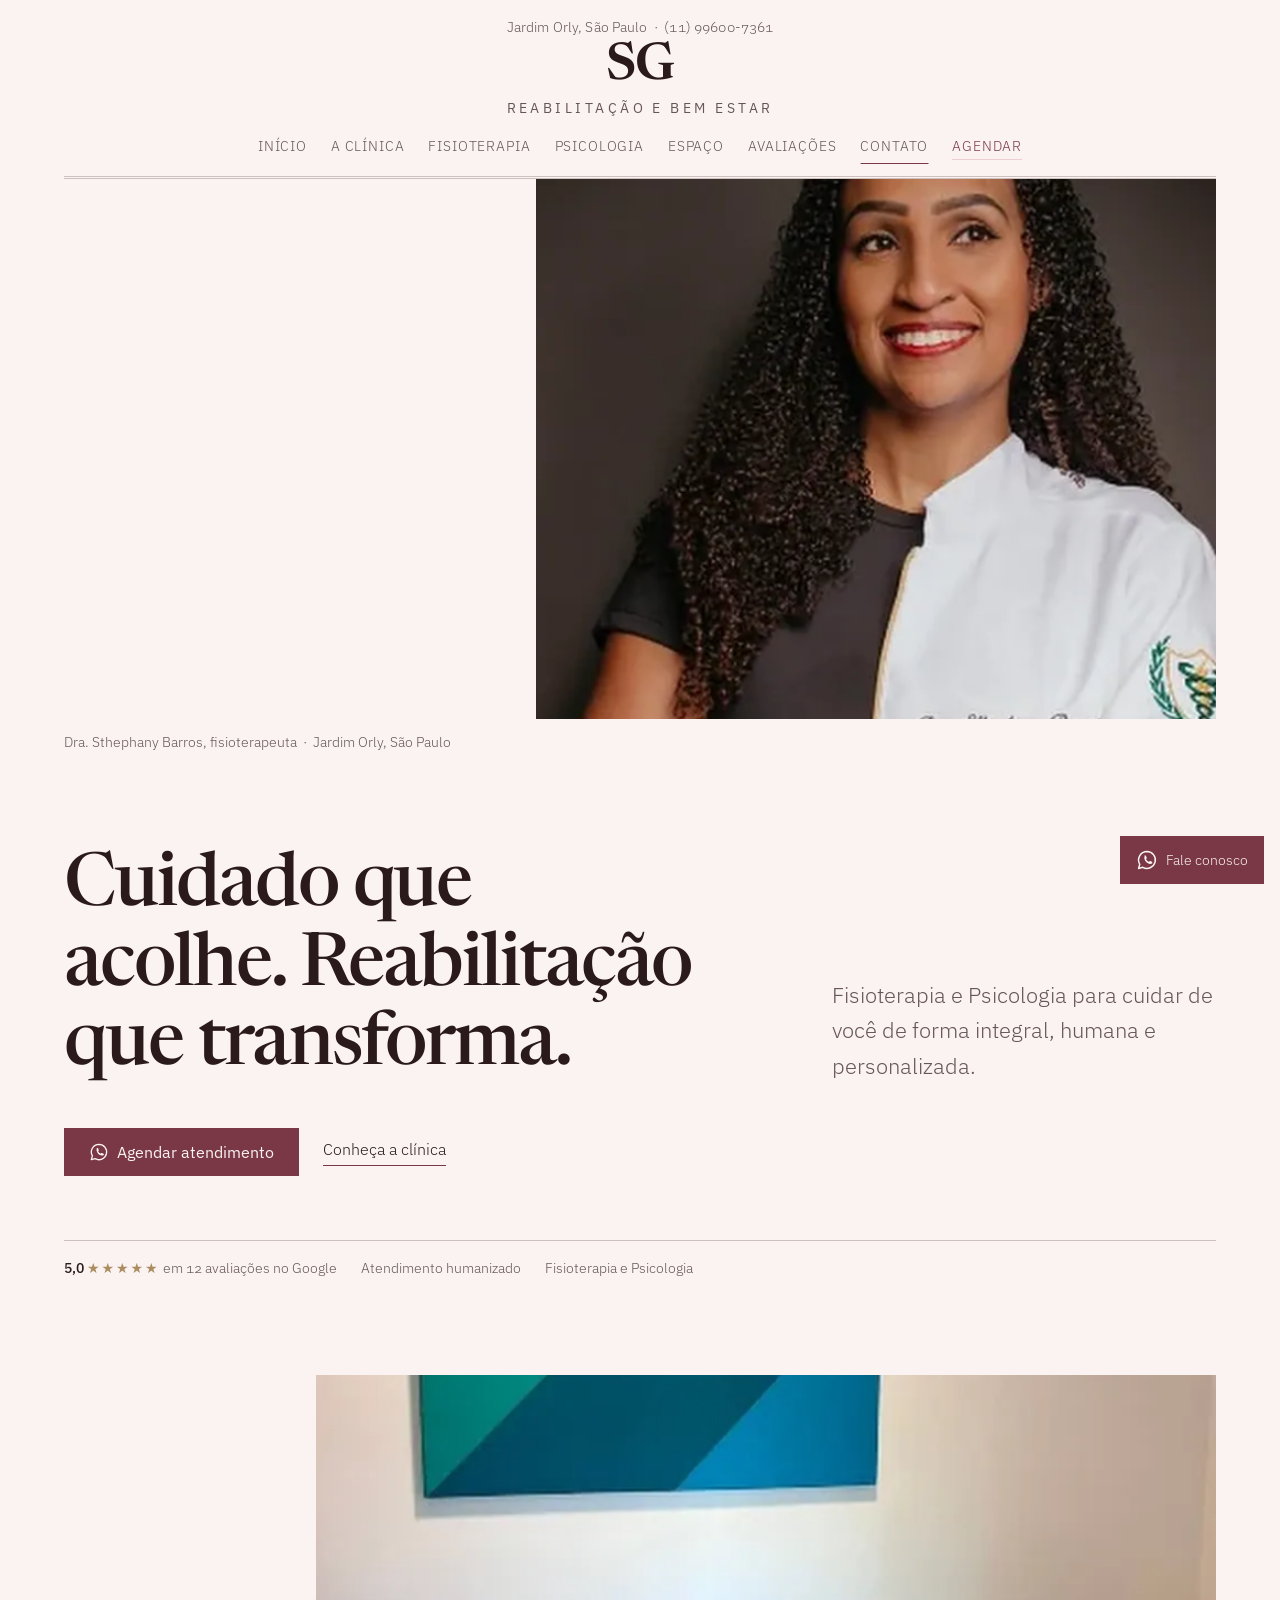
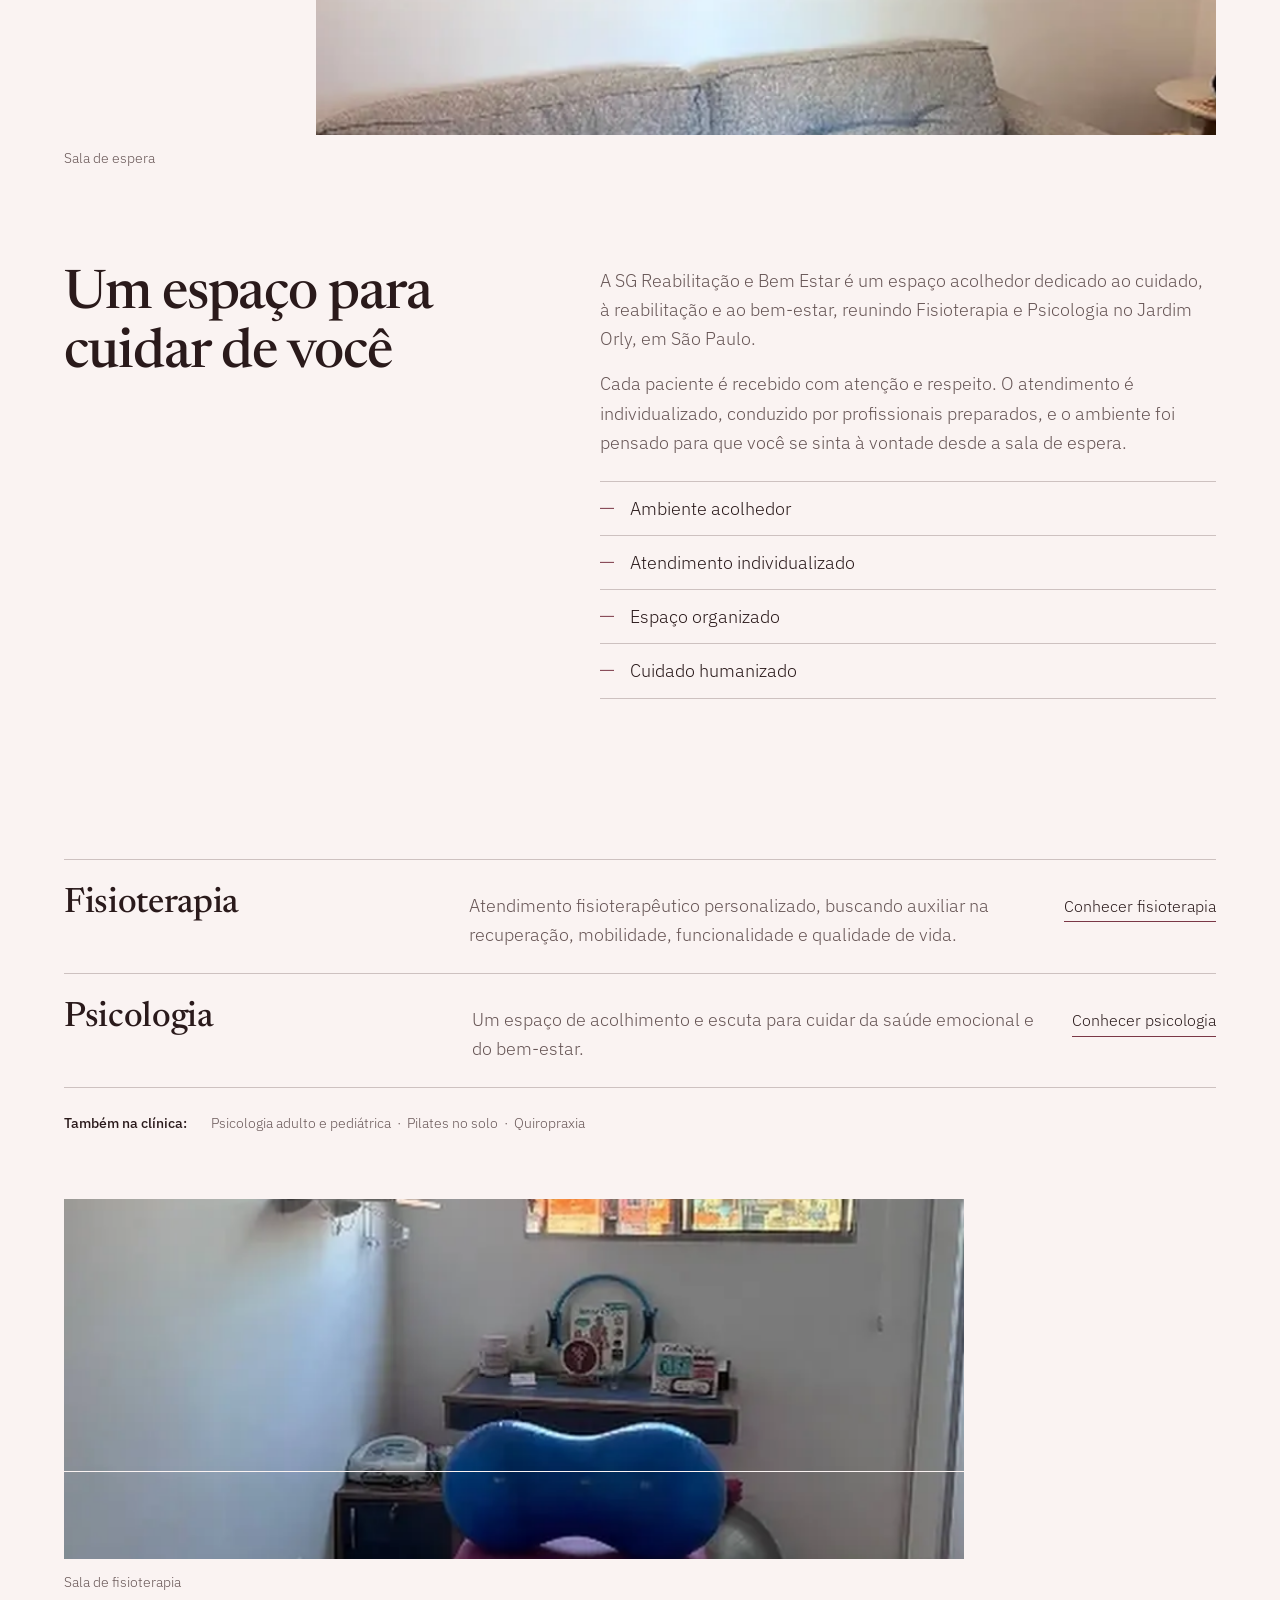
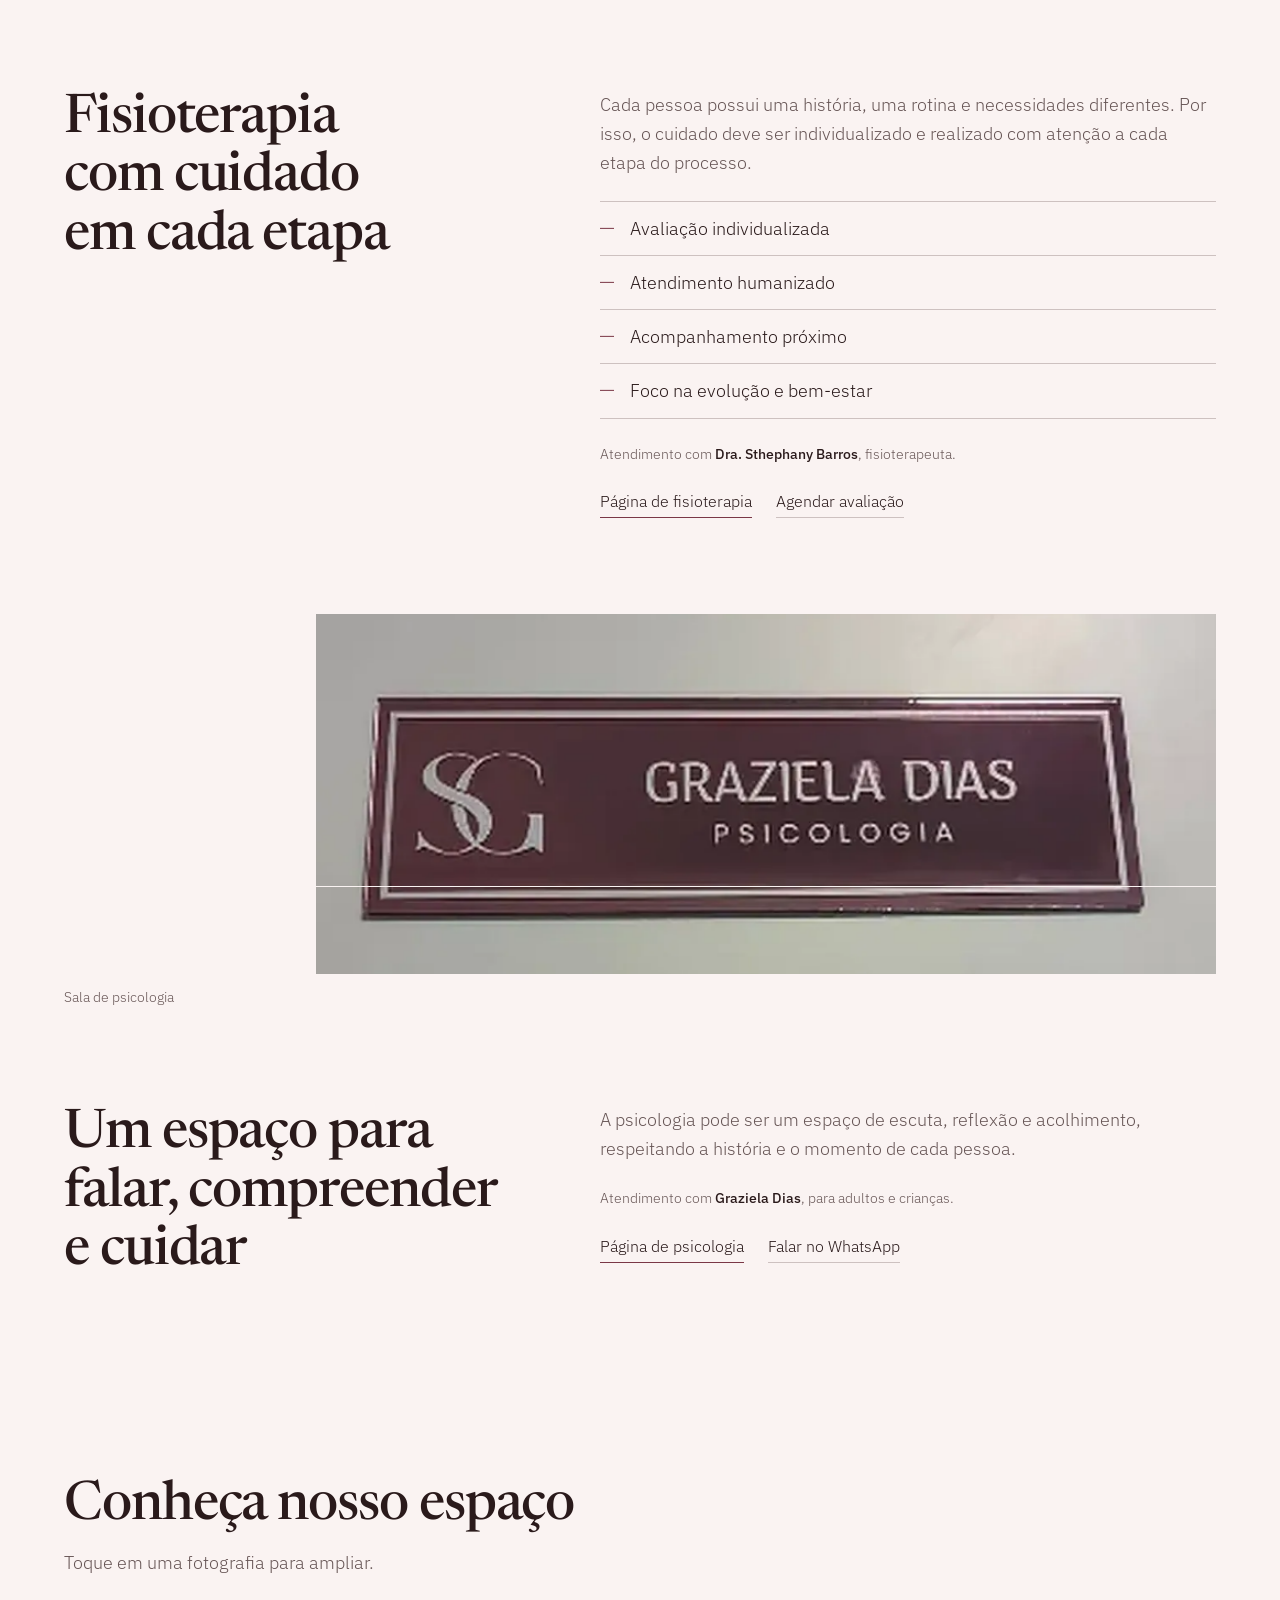
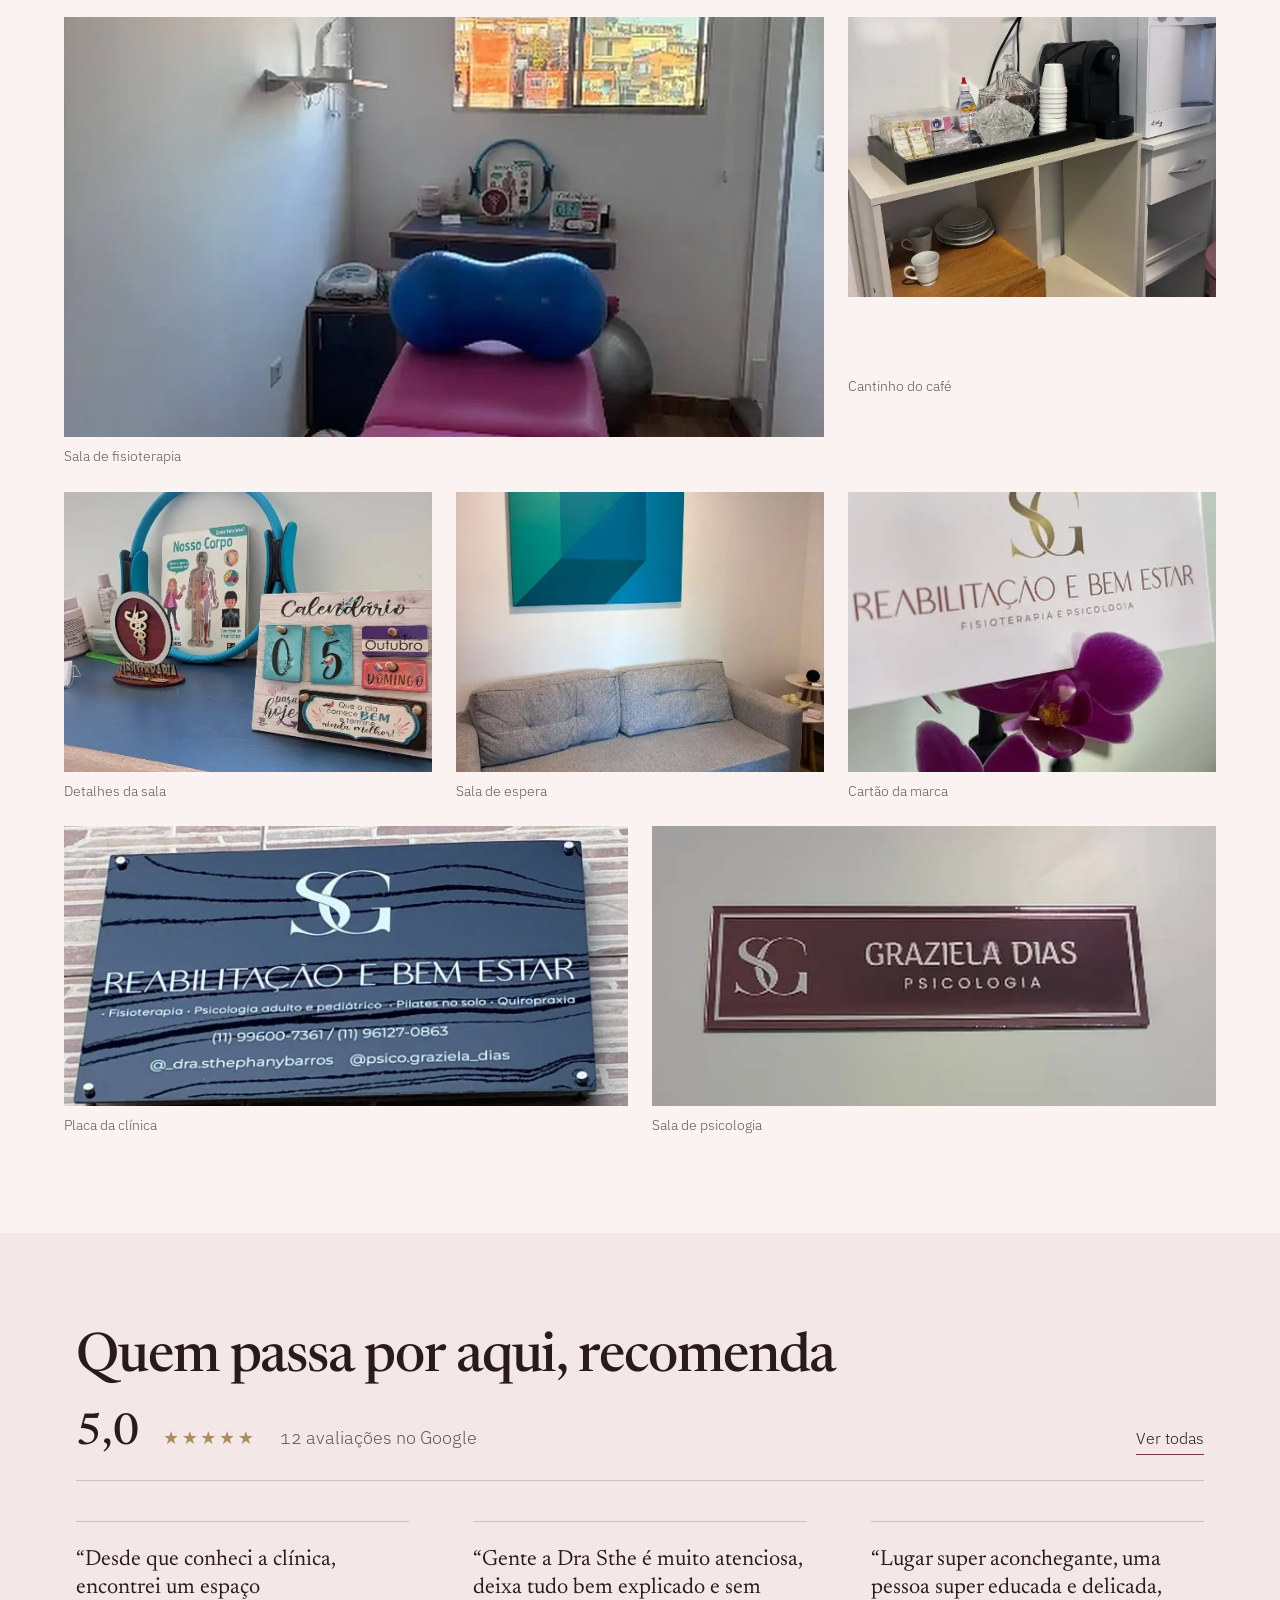
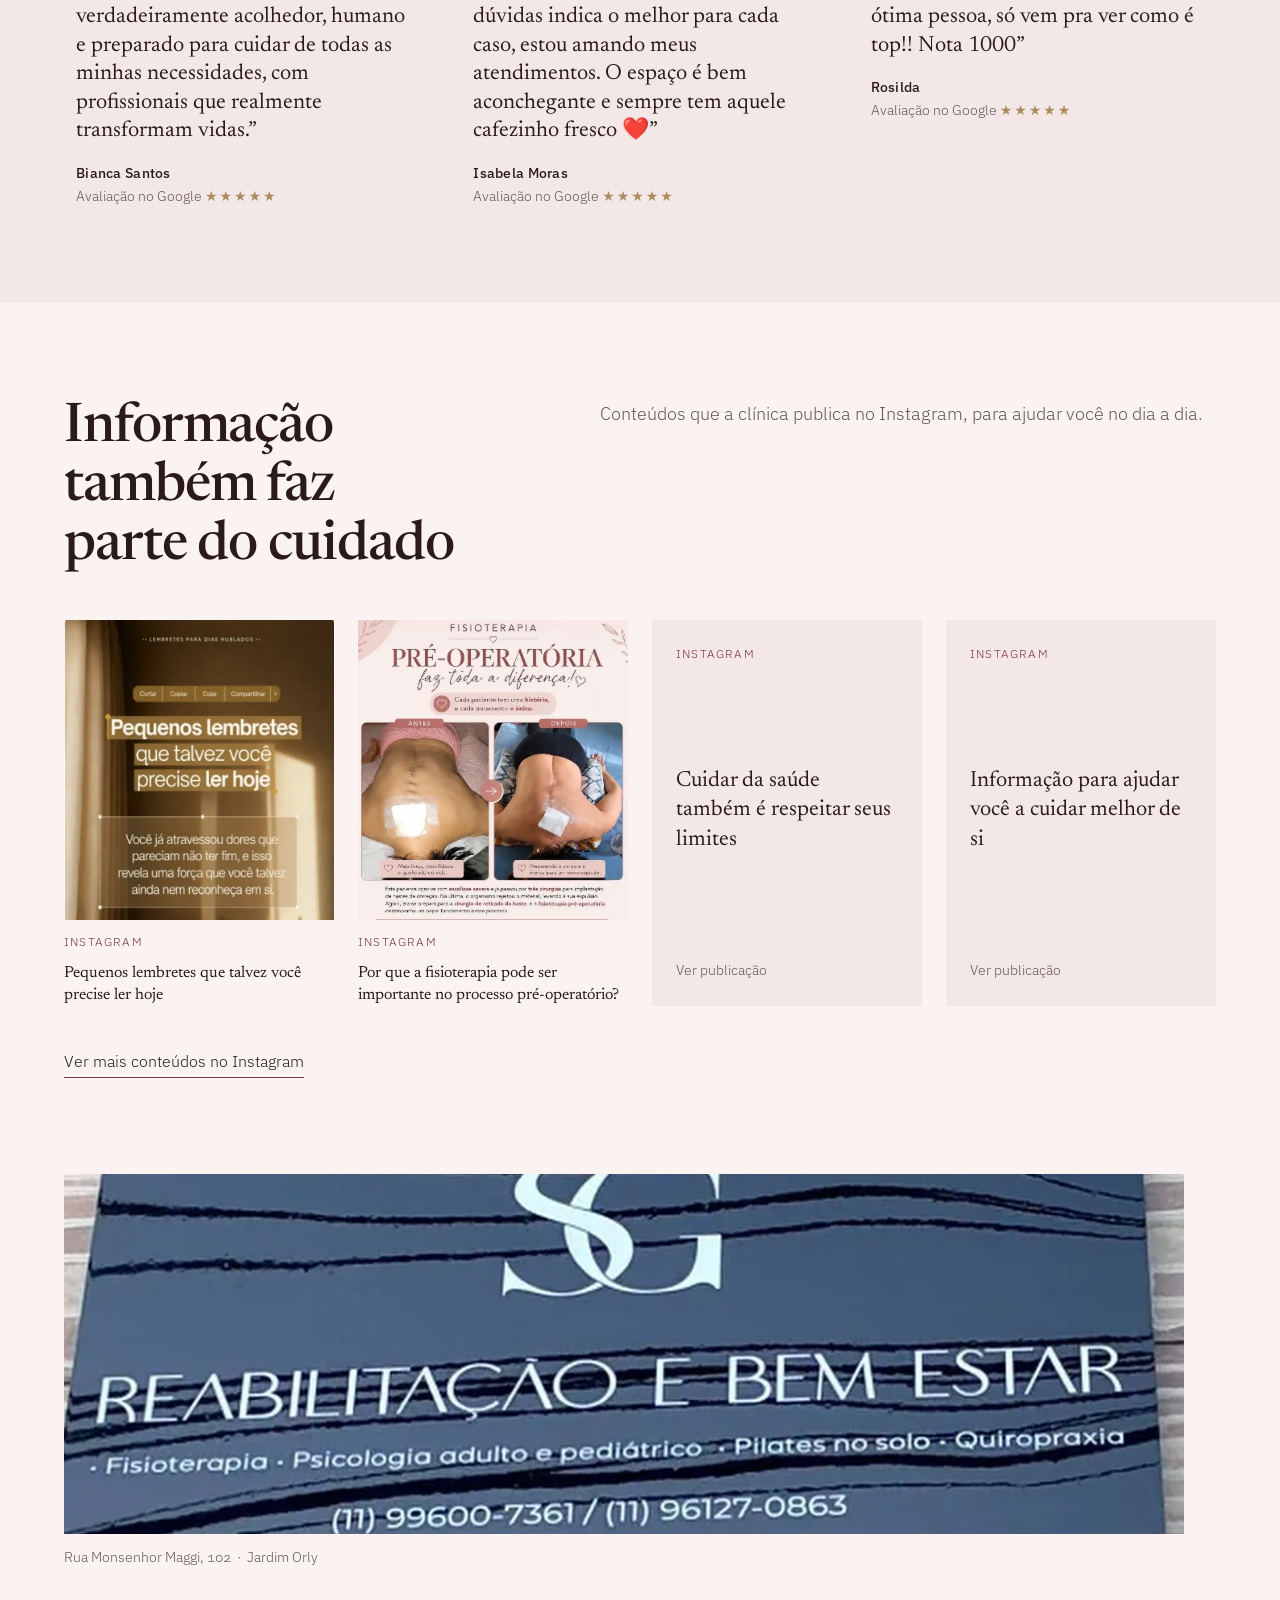
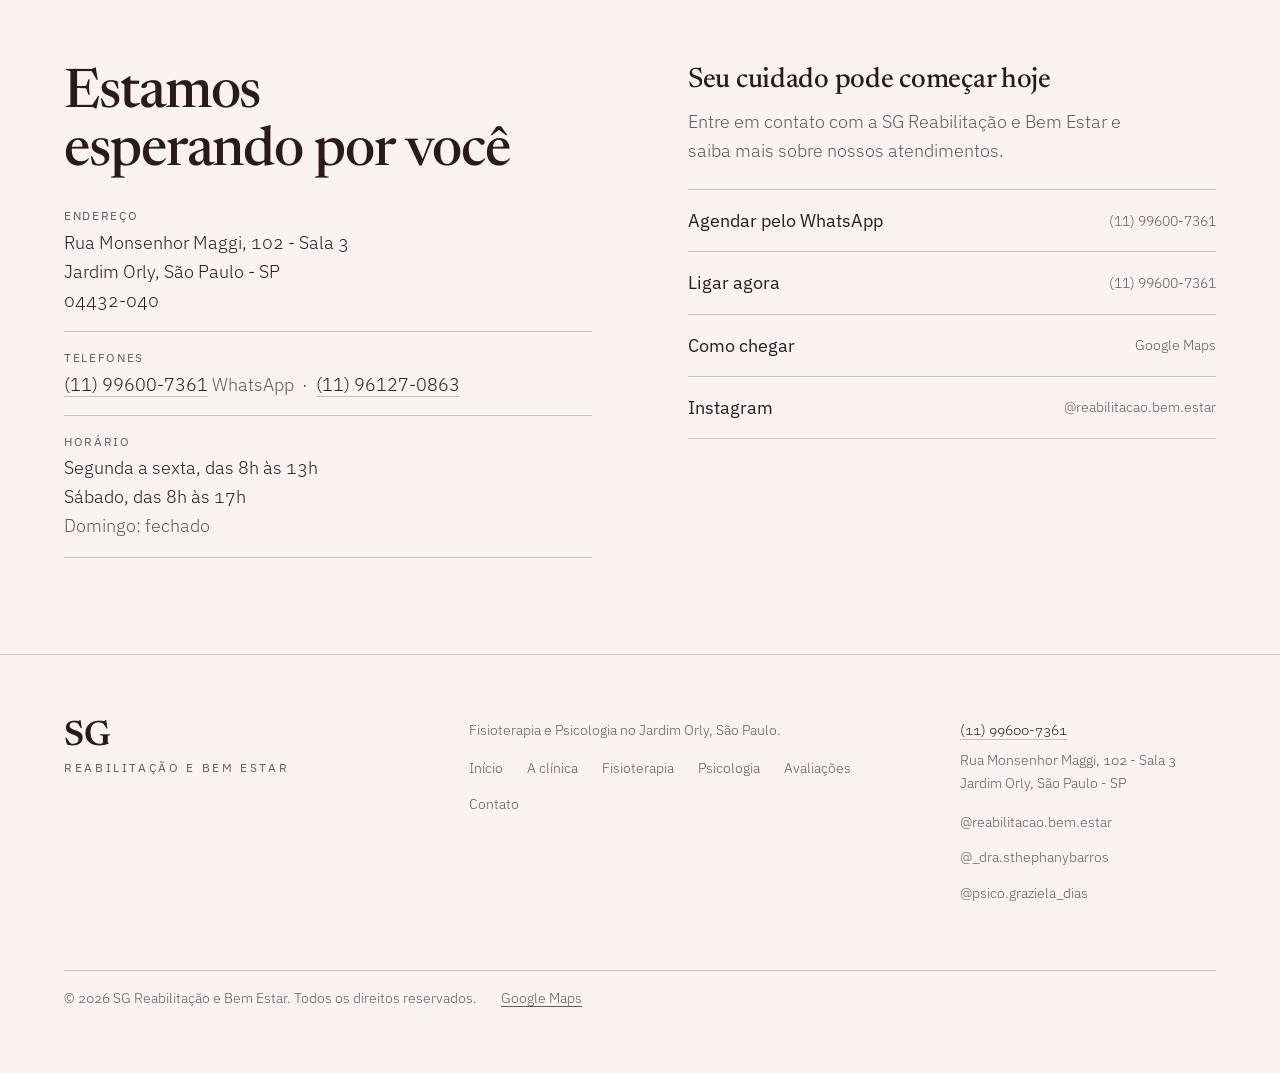
<file: index.html>
<!DOCTYPE html>
<html lang="pt-BR">
<head>
<meta charset="UTF-8">
<meta name="viewport" content="width=device-width, initial-scale=1, viewport-fit=cover">
<title>Fisioterapia e Psicologia no Jardim Orly | SG Reabilitação e Bem Estar</title>
<meta name="description" content="Clínica de fisioterapia e psicologia no Jardim Orly, São Paulo. Atendimento adulto e pediátrico, pilates no solo e quiropraxia. Nota 5,0 no Google. Agende: (11) 99600-7361.">
<meta name="theme-color" content="#F8F3F0">
<link rel="canonical" href="https://ricbenedicto.github.io/sg-reabilitacao/">
<meta property="og:type" content="website">
<meta property="og:locale" content="pt_BR">
<meta property="og:url" content="https://ricbenedicto.github.io/sg-reabilitacao/">
<meta property="og:site_name" content="SG Reabilitação e Bem Estar">
<meta property="og:title" content="Fisioterapia e Psicologia no Jardim Orly | SG Reabilitação e Bem Estar">
<meta property="og:description" content="Clínica de fisioterapia e psicologia no Jardim Orly, São Paulo. Atendimento adulto e pediátrico, pilates no solo e quiropraxia. Nota 5,0 no Google. Agende: (11) 99600-7361.">
<meta property="og:image" content="https://ricbenedicto.github.io/sg-reabilitacao/imagens/fachada.webp">
<meta name="twitter:card" content="summary_large_image">
<link rel="icon" href="favicon.svg" type="image/svg+xml">
<link rel="manifest" href="manifest.webmanifest">
<link rel="apple-touch-icon" href="icones/apple-touch-icon.png">
<meta name="apple-mobile-web-app-capable" content="yes">
<meta name="apple-mobile-web-app-status-bar-style" content="default">
<meta name="apple-mobile-web-app-title" content="SG Reabilitação">
<meta name="mobile-web-app-capable" content="yes">
<link rel="preconnect" href="https://fonts.googleapis.com">
<link rel="preconnect" href="https://fonts.gstatic.com" crossorigin>
<link href="https://fonts.googleapis.com/css2?family=Newsreader:opsz,wght@6..72,400;6..72,500;6..72,600&family=IBM+Plex+Sans:wght@300;400;500&display=swap" rel="stylesheet">
<link rel="stylesheet" href="styles.css">
<link rel="preload" as="image" href="imagens/dra-sthephany.webp" fetchpriority="high">
<script type="application/ld+json">
{
  "@context": "https://schema.org",
  "@type": "MedicalClinic",
  "@id": "https://ricbenedicto.github.io/sg-reabilitacao/#clinica",
  "name": "SG Reabilitação e Bem Estar",
  "url": "https://ricbenedicto.github.io/sg-reabilitacao/",
  "description": "Clínica de Fisioterapia e Psicologia no Jardim Orly, São Paulo - SP. Fisioterapia, psicologia adulto e pediátrica, pilates no solo e quiropraxia.",
  "image": "https://ricbenedicto.github.io/sg-reabilitacao/imagens/fachada.webp",
  "medicalSpecialty": ["PhysicalTherapy", "Psychiatric"],
  "telephone": ["+55 11 99600-7361", "+55 11 96127-0863"],
  "sameAs": [
    "https://www.instagram.com/reabilitacao.bem.estar/",
    "https://www.instagram.com/_dra.sthephanybarros/",
    "https://www.instagram.com/psico.graziela_dias/"
  ],
  "address": {
    "@type": "PostalAddress",
    "streetAddress": "Rua Monsenhor Maggi, 102 - Sala 3",
    "addressLocality": "São Paulo",
    "addressRegion": "SP",
    "postalCode": "04432-040",
    "addressCountry": "BR"
  },
  "areaServed": ["Jardim Orly", "Jardim Aeroporto", "Campo Belo", "São Paulo"],
  "hasMap": "https://www.google.com/maps/search/?api=1&query=Rua+Monsenhor+Maggi%2C+102+-+Jardim+Orly%2C+S%C3%A3o+Paulo+-+SP%2C+04432-040",
  "availableService": [
    { "@type": "MedicalTherapy", "name": "Fisioterapia", "url": "https://ricbenedicto.github.io/sg-reabilitacao/fisioterapia.html" },
    { "@type": "MedicalTherapy", "name": "Psicologia adulto e pediátrica", "url": "https://ricbenedicto.github.io/sg-reabilitacao/psicologia.html" },
    { "@type": "MedicalTherapy", "name": "Pilates no solo" },
    { "@type": "MedicalTherapy", "name": "Quiropraxia" }
  ],
  "aggregateRating": { "@type": "AggregateRating", "ratingValue": "5.0", "reviewCount": "12", "bestRating": "5" },
  "openingHoursSpecification": [
    { "@type": "OpeningHoursSpecification",
      "dayOfWeek": ["Monday","Tuesday","Wednesday","Thursday","Friday"],
      "opens": "08:00", "closes": "13:00" },
    { "@type": "OpeningHoursSpecification",
      "dayOfWeek": "Saturday", "opens": "08:00", "closes": "17:00" }
  ]
}
</script>
</head>
<body>
<a class="skip" href="#inicio">Pular para o conteúdo</a>
<svg width="0" height="0" style="position:absolute" aria-hidden="true">
  <symbol id="i-wa" viewBox="0 0 24 24"><path d="M12 2.8a9.2 9.2 0 0 0-7.9 13.9L2.8 21.2l4.6-1.2A9.2 9.2 0 1 0 12 2.8z" fill="none" stroke="currentColor" stroke-width="1.6" stroke-linejoin="round"/><path d="M9 7.6c.2-.4.5-.4.8-.4h.5c.2 0 .4 0 .6.4l.8 1.9c.1.2.1.4 0 .6l-.6.8c-.1.2-.1.4 0 .5.6 1 1.5 1.9 2.5 2.5.2.1.4.1.5 0l.8-.6c.2-.1.4-.2.6-.1l1.9.8c.3.1.4.3.4.5v.5c0 .3-.1.6-.5.9-.5.3-1.2.5-2 .4-3.1-.4-5.8-3.1-6.2-6.2-.1-.8.1-1.5.4-2z" fill="currentColor"/></symbol>
  <symbol id="i-close" viewBox="0 0 24 24"><path d="M6 6l12 12M18 6 6 18" stroke="currentColor" stroke-width="1.5" stroke-linecap="round"/></symbol>
  <symbol id="i-prev" viewBox="0 0 24 24"><path d="M15 5l-7 7 7 7" fill="none" stroke="currentColor" stroke-width="1.5" stroke-linecap="round" stroke-linejoin="round"/></symbol>
  <symbol id="i-next" viewBox="0 0 24 24"><path d="M9 5l7 7-7 7" fill="none" stroke="currentColor" stroke-width="1.5" stroke-linecap="round" stroke-linejoin="round"/></symbol>
</svg>
<header class="mast enter" style="--i:0">
  <p class="mast__line">Jardim Orly, São Paulo &nbsp;·&nbsp; <a href="tel:+5511996007361">(11) 99600-7361</a></p>
  <a class="mast__word" href="#inicio">SG<span>Reabilitação e Bem Estar</span></a>
  <nav class="mast__nav" aria-label="Seções do site">
    <ul>
      <li><a href="#inicio">Início</a></li>
      <li><a href="#clinica">A clínica</a></li>
      <li><a href="#fisioterapia">Fisioterapia</a></li>
      <li><a href="#psicologia">Psicologia</a></li>
      <li><a href="#espaco">Espaço</a></li>
      <li><a href="#avaliacoes">Avaliações</a></li>
      <li><a href="#contato">Contato</a></li>
      <li><a class="is-cta" data-wa="Olá! Gostaria de agendar um atendimento na SG Reabilitação e Bem Estar." href="https://wa.me/5511996007361" target="_blank" rel="noopener">Agendar</a></li>
    </ul>
  </nav>
  <hr class="mast__rule" aria-hidden="true">
</header>
<main id="inicio">

  <!-- Fold 1 · fotografia -->
  <figure class="photo photo--hero enter" style="--i:1">
    <span class="frame"><img src="imagens/dra-sthephany.webp" fetchpriority="high" alt="Dra. Sthephany Barros, fisioterapeuta da SG Reabilitação e Bem Estar, no Jardim Orly, São Paulo" width="670" height="838" decoding="async"></span>
    <figcaption class="cap">
      Dra. Sthephany Barros, fisioterapeuta &nbsp;·&nbsp; Jardim Orly, São Paulo
    </figcaption>
  </figure>

  <!-- Fold 2 · abertura -->
  <section class="fold gut enter" style="--i:2" aria-labelledby="t-inicio">
    <div class="open">
      <h1 id="t-inicio">Cuidado que acolhe. Reabilitação que transforma.</h1>
      <p class="lede">Fisioterapia e Psicologia para cuidar de você de forma integral, humana e personalizada.</p>
    </div>
    <div class="actions">
      <a class="btn" data-wa="Olá! Gostaria de agendar um atendimento na SG Reabilitação e Bem Estar." href="https://wa.me/5511996007361" target="_blank" rel="noopener"><svg aria-hidden="true"><use href="#i-wa"/></svg>Agendar atendimento</a>
      <a class="link" href="#clinica">Conheça a clínica</a>
    </div>
    <p class="creds">
      <span><b>5,0</b> <span class="stars" aria-hidden="true">★★★★★</span> em 12 avaliações no Google</span>
      <span>Atendimento humanizado</span>
      <span>Fisioterapia e Psicologia</span>
    </p>
  </section>

  <!-- Fold 3 · fotografia -->
  <figure class="photo photo--band photo--right">
    <span class="frame"><img src="imagens/sofa.webp" alt="Sala de espera da SG Reabilitação e Bem Estar, com sofá cinza e quadro na parede" width="894" height="780" loading="lazy" decoding="async"></span>
    <figcaption class="cap">Sala de espera</figcaption>
  </figure>

  <!-- Fold 4 · a clínica -->
  <section class="fold gut" id="clinica" aria-labelledby="t-clinica">
    <div class="prose prose--offset">
      <h2 id="t-clinica">Um espaço para cuidar de você</h2>
      <div class="prose__body">
        <p>A SG Reabilitação e Bem Estar é um espaço acolhedor dedicado ao cuidado, à reabilitação e ao bem-estar, reunindo Fisioterapia e Psicologia no Jardim Orly, em São Paulo.</p>
        <p style="margin-top:var(--space-md)">Cada paciente é recebido com atenção e respeito. O atendimento é individualizado, conduzido por profissionais preparados, e o ambiente foi pensado para que você se sinta à vontade desde a sala de espera.</p>
        <ul class="list">
          <li>Ambiente acolhedor</li>
          <li>Atendimento individualizado</li>
          <li>Espaço organizado</li>
          <li>Cuidado humanizado</li>
        </ul>
      </div>
    </div>
  </section>

  <!-- Fold 5 · índice de atendimentos -->
  <section class="fold--tight gut" aria-labelledby="t-atend">
    <h2 id="t-atend" class="sr-only">Como podemos cuidar de você</h2>
    <div class="index">
      <div class="index__row">
        <h3>Fisioterapia</h3>
        <p>Atendimento fisioterapêutico personalizado, buscando auxiliar na recuperação, mobilidade, funcionalidade e qualidade de vida.</p>
        <a class="link" href="fisioterapia.html">Conhecer fisioterapia</a>
      </div>
      <div class="index__row">
        <h3>Psicologia</h3>
        <p>Um espaço de acolhimento e escuta para cuidar da saúde emocional e do bem-estar.</p>
        <a class="link" href="psicologia.html">Conhecer psicologia</a>
      </div>
    </div>
    <p class="also"><b>Também na clínica:</b> Psicologia adulto e pediátrica &nbsp;·&nbsp; Pilates no solo &nbsp;·&nbsp; Quiropraxia</p>
  </section>

  <!-- Fold 6 · fotografia -->
  <figure class="photo photo--band">
    <span class="frame"><img src="imagens/sala-fisio.webp" alt="Sala de fisioterapia da SG Reabilitação e Bem Estar, com maca, bola suíça e equipamentos" width="898" height="772" loading="lazy" decoding="async"></span>
    <figcaption class="cap">Sala de fisioterapia</figcaption>
  </figure>

  <!-- Fold 7 · fisioterapia -->
  <section class="fold gut" id="fisioterapia" aria-labelledby="t-fisio">
    <div class="prose prose--offset">
      <h2 id="t-fisio">Fisioterapia com cuidado em cada etapa</h2>
      <div class="prose__body">
        <p>Cada pessoa possui uma história, uma rotina e necessidades diferentes. Por isso, o cuidado deve ser individualizado e realizado com atenção a cada etapa do processo.</p>
        <ul class="list">
          <li>Avaliação individualizada</li>
          <li>Atendimento humanizado</li>
          <li>Acompanhamento próximo</li>
          <li>Foco na evolução e bem-estar</li>
        </ul>
        <p class="sig">Atendimento com <b>Dra. Sthephany Barros</b>, fisioterapeuta.</p>
        <p class="actions" style="margin-top:var(--space-lg)">
          <a class="link" href="fisioterapia.html">Página de fisioterapia</a>
          <a class="link link--quiet" data-wa="Olá! Gostaria de agendar uma avaliação de fisioterapia na SG Reabilitação e Bem Estar." href="https://wa.me/5511996007361" target="_blank" rel="noopener">Agendar avaliação</a>
        </p>
      </div>
    </div>
  </section>

  <!-- Fold 8 · fotografia -->
  <figure class="photo photo--band photo--right">
    <span class="frame"><img src="imagens/placa-graziela.webp" alt="Placa na porta da sala de psicologia: SG, Graziela Dias, Psicologia" width="1170" height="630" loading="lazy" decoding="async"></span>
    <figcaption class="cap">Sala de psicologia</figcaption>
  </figure>

  <!-- Fold 9 · psicologia -->
  <section class="fold gut" id="psicologia" aria-labelledby="t-psico">
    <div class="prose prose--offset">
      <h2 id="t-psico">Um espaço para falar, compreender e cuidar</h2>
      <div class="prose__body">
        <p>A psicologia pode ser um espaço de escuta, reflexão e acolhimento, respeitando a história e o momento de cada pessoa.</p>
        <p class="sig">Atendimento com <b>Graziela Dias</b>, para adultos e crianças.</p>
        <p class="actions" style="margin-top:var(--space-lg)">
          <a class="link" href="psicologia.html">Página de psicologia</a>
          <a class="link link--quiet" data-wa="Olá! Gostaria de saber mais sobre o atendimento de psicologia da SG Reabilitação e Bem Estar." href="https://wa.me/5511996007361" target="_blank" rel="noopener">Falar no WhatsApp</a>
        </p>
      </div>
    </div>
  </section>

  <!-- Fold 10 · pranchas do espaço -->
  <section class="fold gut" id="espaco" aria-labelledby="t-espaco">
    <h2 id="t-espaco">Conheça nosso espaço</h2>
    <p class="muted" style="margin-top:var(--space-sm);max-width:44ch">Toque em uma fotografia para ampliar.</p>
    <div class="plates" style="margin-top:var(--space-xl)">
      <button class="plate" type="button" data-cap="Sala de fisioterapia">
        <img src="imagens/sala-fisio.webp" alt="Sala de fisioterapia com maca, bola suíça e equipamentos" width="898" height="772" loading="lazy" decoding="async">
        <figcaption>Sala de fisioterapia</figcaption>
      </button>
      <button class="plate" type="button" data-cap="Cantinho do café">
        <img src="imagens/cafe.webp" alt="Cantinho do café da clínica, com máquina de café, xícaras e purificador de água" width="898" height="782" loading="lazy" decoding="async">
        <figcaption>Cantinho do café</figcaption>
      </button>
      <button class="plate" type="button" data-cap="Detalhes da sala">
        <img src="imagens/detalhes.webp" alt="Detalhes da sala: anel de pilates, livro sobre o corpo humano e calendário decorativo" width="894" height="780" loading="lazy" decoding="async">
        <figcaption>Detalhes da sala</figcaption>
      </button>
      <button class="plate" type="button" data-cap="Sala de espera">
        <img src="imagens/sofa.webp" alt="Sala de espera com sofá cinza e quadro em tons de azul e verde" width="894" height="780" loading="lazy" decoding="async">
        <figcaption>Sala de espera</figcaption>
      </button>
      <button class="plate" type="button" data-cap="Cartão da marca">
        <img src="imagens/logo-orquidea.webp" alt="Cartão com o logotipo da SG Reabilitação e Bem Estar ao lado de orquídeas" width="670" height="838" loading="lazy" decoding="async">
        <figcaption>Cartão da marca</figcaption>
      </button>
      <button class="plate" type="button" data-cap="Placa da clínica">
        <img src="imagens/fachada.webp" alt="Placa da SG Reabilitação e Bem Estar na fachada, com os atendimentos e os telefones" width="1200" height="610" loading="lazy" decoding="async">
        <figcaption>Placa da clínica</figcaption>
      </button>
      <button class="plate" type="button" data-cap="Sala de psicologia">
        <img src="imagens/placa-graziela.webp" alt="Placa da sala de psicologia de Graziela Dias" width="1170" height="630" loading="lazy" decoding="async">
        <figcaption>Sala de psicologia</figcaption>
      </button>
    </div>
  </section>

  <!-- Fold 11 · avaliações -->
  <section class="fold gut reviews" id="avaliacoes" aria-labelledby="t-aval">
    <h2 id="t-aval">Quem passa por aqui, recomenda</h2>
    <p class="score" style="margin-top:var(--space-lg)">
      <span class="score__n">5,0</span>
      <span class="stars" aria-hidden="true">★★★★★</span>
      <span class="muted">12 avaliações no Google</span>
      <a class="link" style="margin-inline-start:auto" href="https://www.google.com/maps/search/?api=1&amp;query=SG+Reabilita%C3%A7%C3%A3o+e+Bem+Estar+Rua+Monsenhor+Maggi+102+Jardim+Orly+S%C3%A3o+Paulo" target="_blank" rel="noopener">Ver todas</a>
    </p>
    <div class="quotes" style="margin-top:var(--space-xl)">
      <figure class="quote">
        <blockquote>“Desde que conheci a clínica, encontrei um espaço verdadeiramente acolhedor, humano e preparado para cuidar de todas as minhas necessidades, com profissionais que realmente transformam vidas.”</blockquote>
        <figcaption><b>Bianca Santos</b> Avaliação no Google <span class="stars" aria-label="5 estrelas">★★★★★</span></figcaption>
      </figure>
      <figure class="quote">
        <blockquote>“Gente a Dra Sthe é muito atenciosa, deixa tudo bem explicado e sem dúvidas indica o melhor para cada caso, estou amando meus atendimentos. O espaço é bem aconchegante e sempre tem aquele cafezinho fresco ❤️”</blockquote>
        <figcaption><b>Isabela Moras</b> Avaliação no Google <span class="stars" aria-label="5 estrelas">★★★★★</span></figcaption>
      </figure>
      <figure class="quote">
        <blockquote>“Lugar super aconchegante, uma pessoa super educada e delicada, ótima pessoa, só vem pra ver como é top!! Nota 1000”</blockquote>
        <figcaption><b>Rosilda</b> Avaliação no Google <span class="stars" aria-label="5 estrelas">★★★★★</span></figcaption>
      </figure>
    </div>
  </section>

  <!-- Fold 12 · conteúdos -->
  <section class="fold gut" id="conteudos" aria-labelledby="t-conteudos">
    <div class="prose prose--offset">
      <h2 id="t-conteudos">Informação também faz parte do cuidado</h2>
      <div class="prose__body">
        <p>Conteúdos que a clínica publica no Instagram, para ajudar você no dia a dia.</p>
      </div>
    </div>
    <div class="posts" style="margin-top:var(--space-xl)">
      <a class="post" data-instagram href="https://www.instagram.com/reabilitacao.bem.estar/" target="_blank" rel="noopener">
        <img src="imagens/post-lembretes.webp" alt="Publicação “Pequenos lembretes que talvez você precise ler hoje”" width="674" height="882" loading="lazy" decoding="async">
        <span class="n">Instagram</span>
        <span class="post__title">Pequenos lembretes que talvez você precise ler hoje</span>
      </a>
      <a class="post" data-instagram href="https://www.instagram.com/reabilitacao.bem.estar/" target="_blank" rel="noopener">
        <img src="imagens/post-preop.webp" alt="Publicação sobre fisioterapia pré-operatória" width="670" height="882" loading="lazy" decoding="async">
        <span class="n">Instagram</span>
        <span class="post__title">Por que a fisioterapia pode ser importante no processo pré-operatório?</span>
      </a>
      <a class="post post--text" data-instagram href="https://www.instagram.com/reabilitacao.bem.estar/" target="_blank" rel="noopener">
        <span class="n">Instagram</span>
        <span class="post__title" style="font-size:var(--text-lg)">Cuidar da saúde também é respeitar seus limites</span>
        <span class="muted" style="font-size:var(--text-sm)">Ver publicação</span>
      </a>
      <a class="post post--text" data-instagram href="https://www.instagram.com/reabilitacao.bem.estar/" target="_blank" rel="noopener">
        <span class="n">Instagram</span>
        <span class="post__title" style="font-size:var(--text-lg)">Informação para ajudar você a cuidar melhor de si</span>
        <span class="muted" style="font-size:var(--text-sm)">Ver publicação</span>
      </a>
    </div>
    <p style="margin-top:var(--space-xl)"><a class="link" data-instagram href="https://www.instagram.com/reabilitacao.bem.estar/" target="_blank" rel="noopener">Ver mais conteúdos no Instagram</a></p>
  </section>

  <!-- Fold 13 · fotografia -->
  <figure class="photo photo--band photo--wide">
    <span class="frame"><img src="imagens/fachada.webp" alt="Fachada da SG Reabilitação e Bem Estar na Rua Monsenhor Maggi, Jardim Orly" width="1200" height="610" loading="lazy" decoding="async"></span>
    <figcaption class="cap">Rua Monsenhor Maggi, 102 &nbsp;·&nbsp; Jardim Orly</figcaption>
  </figure>

  <!-- Fold 14 · contato -->
  <section class="fold gut" id="contato" aria-labelledby="t-contato">
    <div class="contact">
      <div>
        <h2 id="t-contato">Estamos esperando por você</h2>
        <ul class="facts">
          <li>
            <span class="label">Endereço</span>
            <address>Rua Monsenhor Maggi, 102 - Sala 3<br>Jardim Orly, São Paulo - SP<br>04432-040</address>
          </li>
          <li>
            <span class="label">Telefones</span>
            <span><a href="tel:+5511996007361">(11) 99600-7361</a> <span class="muted">WhatsApp</span> &nbsp;·&nbsp; <a href="tel:+5511961270863">(11) 96127-0863</a></span>
          </li>
          <li>
            <span class="label">Horário</span>
            <span>Segunda a sexta, das 8h às 13h<br>Sábado, das 8h às 17h<br><span class="muted">Domingo: fechado</span></span>
          </li>
        </ul>
      </div>
      <div>
        <h3 style="margin-bottom:var(--space-sm)">Seu cuidado pode começar hoje</h3>
        <p style="margin:var(--space-sm) 0 var(--space-lg);color:var(--color-muted);max-width:40ch">Entre em contato com a SG Reabilitação e Bem Estar e saiba mais sobre nossos atendimentos.</p>
        <ul class="ways">
          <li><a data-wa="Olá! Gostaria de agendar um atendimento na SG Reabilitação e Bem Estar." href="https://wa.me/5511996007361" target="_blank" rel="noopener"><b>Agendar pelo WhatsApp</b> <span>(11) 99600-7361</span></a></li>
          <li><a href="tel:+5511996007361"><b>Ligar agora</b> <span>(11) 99600-7361</span></a></li>
          <li><a href="https://www.google.com/maps/dir/?api=1&amp;destination=Rua+Monsenhor+Maggi%2C+102+-+Jardim+Orly%2C+S%C3%A3o+Paulo+-+SP%2C+04432-040" target="_blank" rel="noopener"><b>Como chegar</b> <span>Google Maps</span></a></li>
          <li><a data-instagram href="https://www.instagram.com/reabilitacao.bem.estar/" target="_blank" rel="noopener"><b>Instagram</b> <span>@reabilitacao.bem.estar</span></a></li>
        </ul>
        <!--
          MAPA: ao publicar no domínio da clínica, cole aqui o mapa do Google:
          <iframe src="https://www.google.com/maps?q=Rua+Monsenhor+Maggi,+102+-+Jardim+Orly,+S%C3%A3o+Paulo+-+SP,+04432-040&output=embed"
            title="Mapa: SG Reabilitação e Bem Estar" loading="lazy" style="border:0;width:100%;min-height:320px"></iframe>
        -->
      </div>
    </div>
  </section>
</main>
<footer class="foot">
  <p class="foot__word">SG<span>Reabilitação e Bem Estar</span></p>
  <div>
    <p class="muted" style="font-size:var(--text-sm)">Fisioterapia e Psicologia no Jardim Orly, São Paulo.</p>
    <p class="foot__links" style="margin-top:var(--space-md)">
      <a href="#inicio">Início</a>
      <a href="#clinica">A clínica</a>
      <a href="#fisioterapia">Fisioterapia</a>
      <a href="#psicologia">Psicologia</a>
      <a href="#avaliacoes">Avaliações</a>
      <a href="#contato">Contato</a>
    </p>
  </div>
  <div>
    <p style="font-size:var(--text-sm)"><a href="tel:+5511996007361" style="text-decoration:none;border-bottom:1px solid var(--color-rule)">(11) 99600-7361</a></p>
    <address style="font-style:normal;font-size:var(--text-sm);color:var(--color-muted);margin-top:var(--space-xs)">Rua Monsenhor Maggi, 102 - Sala 3<br>Jardim Orly, São Paulo - SP</address>
    <p class="foot__links" style="margin-top:var(--space-md)">
      <a data-instagram href="https://www.instagram.com/reabilitacao.bem.estar/" target="_blank" rel="noopener">@reabilitacao.bem.estar</a>
      <a href="https://www.instagram.com/_dra.sthephanybarros/" target="_blank" rel="noopener">@_dra.sthephanybarros</a>
      <a href="https://www.instagram.com/psico.graziela_dias/" target="_blank" rel="noopener">@psico.graziela_dias</a>
    </p>
  </div>
  <p class="foot__bottom">
    <span>© 2026 SG Reabilitação e Bem Estar. Todos os direitos reservados.</span>
    <a href="https://www.google.com/maps/search/?api=1&amp;query=Rua+Monsenhor+Maggi%2C+102+-+Jardim+Orly%2C+S%C3%A3o+Paulo+-+SP%2C+04432-040" target="_blank" rel="noopener" style="color:inherit">Google Maps</a>
  </p>
</footer>
<div class="update" id="update" role="status" aria-live="polite">
  <span>Uma versão mais nova do site está pronta.</span>
  <button type="button" id="update-go">Atualizar</button>
  <button type="button" class="update__x" id="update-no" aria-label="Agora não">Agora não</button>
</div>

<a class="wa" data-wa="Olá! Gostaria de saber mais sobre os atendimentos da SG Reabilitação e Bem Estar." href="https://wa.me/5511996007361" target="_blank" rel="noopener" aria-label="Conversar pelo WhatsApp">
  <svg aria-hidden="true"><use href="#i-wa"/></svg><span>Fale conosco</span>
</a>
<div class="lb" id="lb" role="dialog" aria-modal="true" aria-label="Fotografia ampliada">
  <div class="lb__bar">
    <span class="lb__cap" id="lb-cap"></span>
    <button class="lb__btn" type="button" id="lb-close" aria-label="Fechar"><svg aria-hidden="true"><use href="#i-close"/></svg></button>
  </div>
  <div class="lb__stage" id="lb-stage"></div>
  <div class="lb__nav">
    <button class="lb__btn" type="button" id="lb-prev" aria-label="Fotografia anterior"><svg aria-hidden="true"><use href="#i-prev"/></svg></button>
    <button class="lb__btn" type="button" id="lb-next" aria-label="Próxima fotografia"><svg aria-hidden="true"><use href="#i-next"/></svg></button>
  </div>
</div>
<script src="app.js" defer></script>
</body>
</html>
</file>
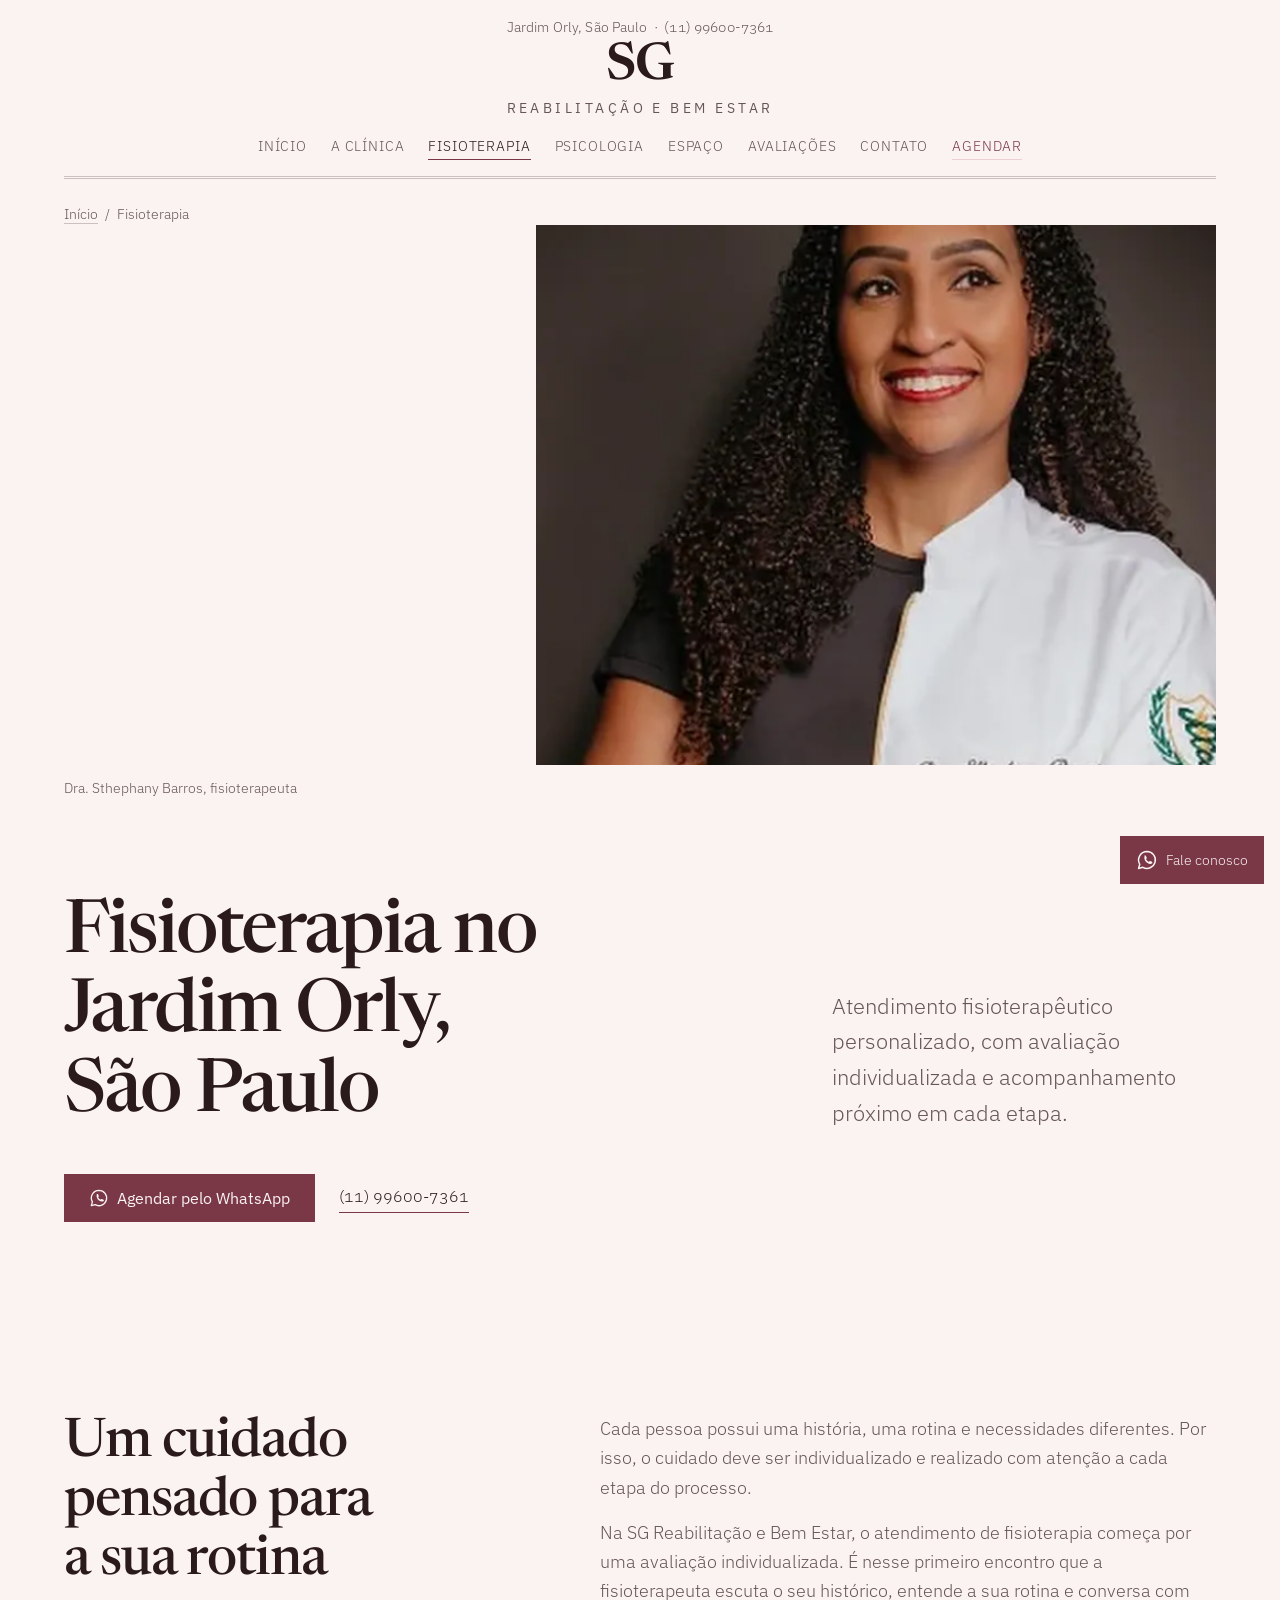
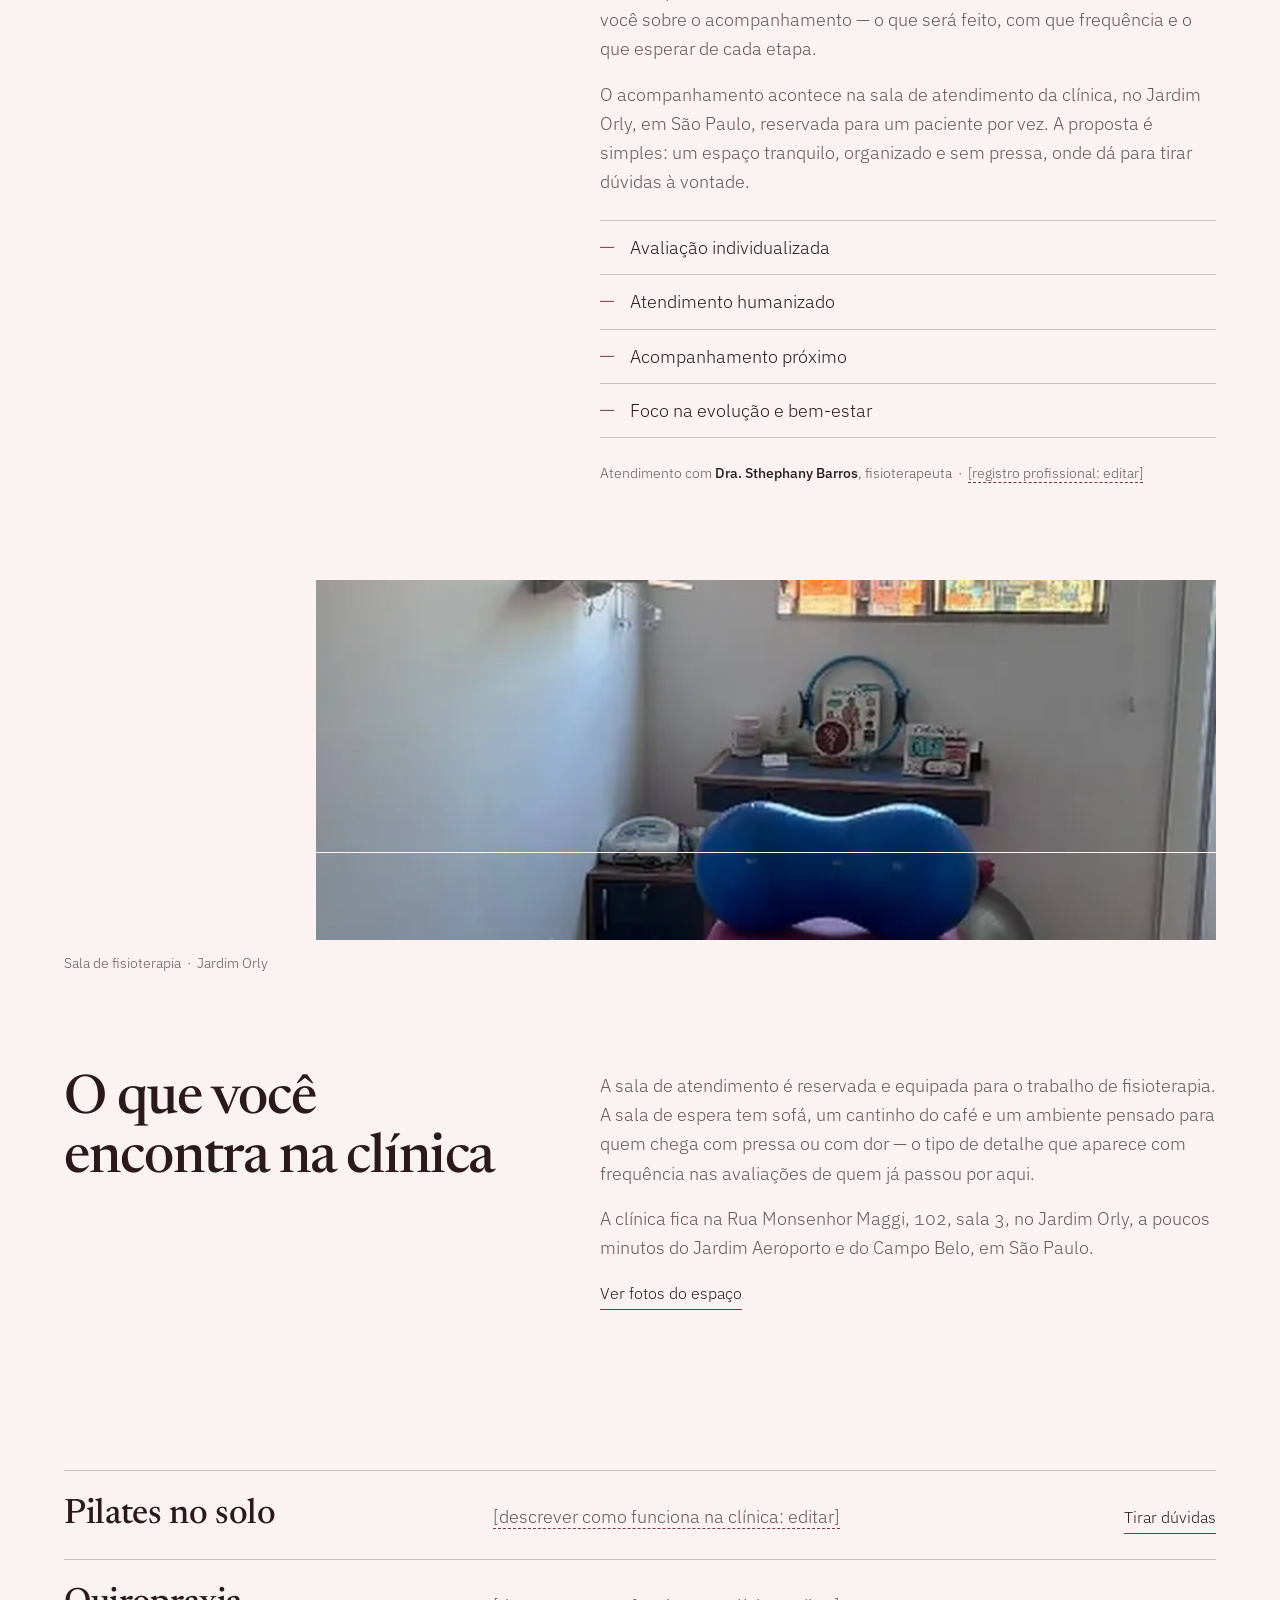
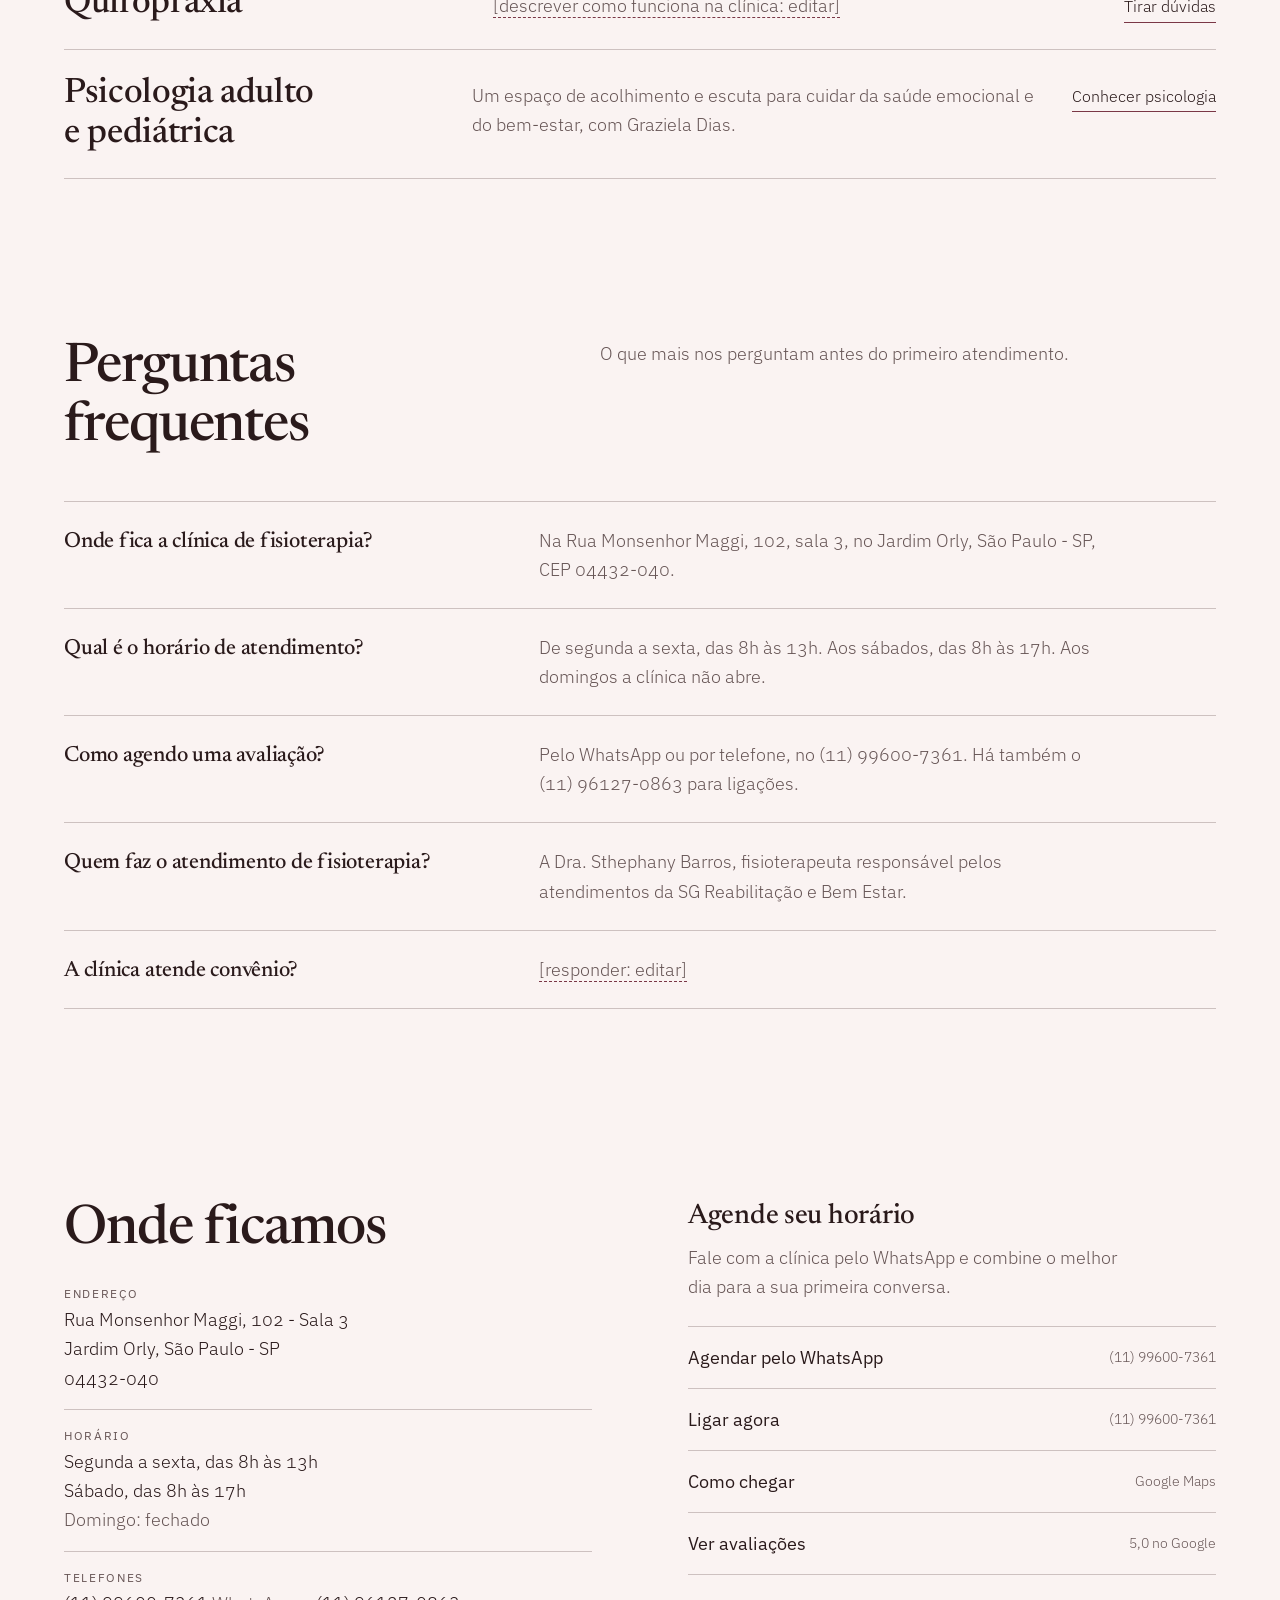
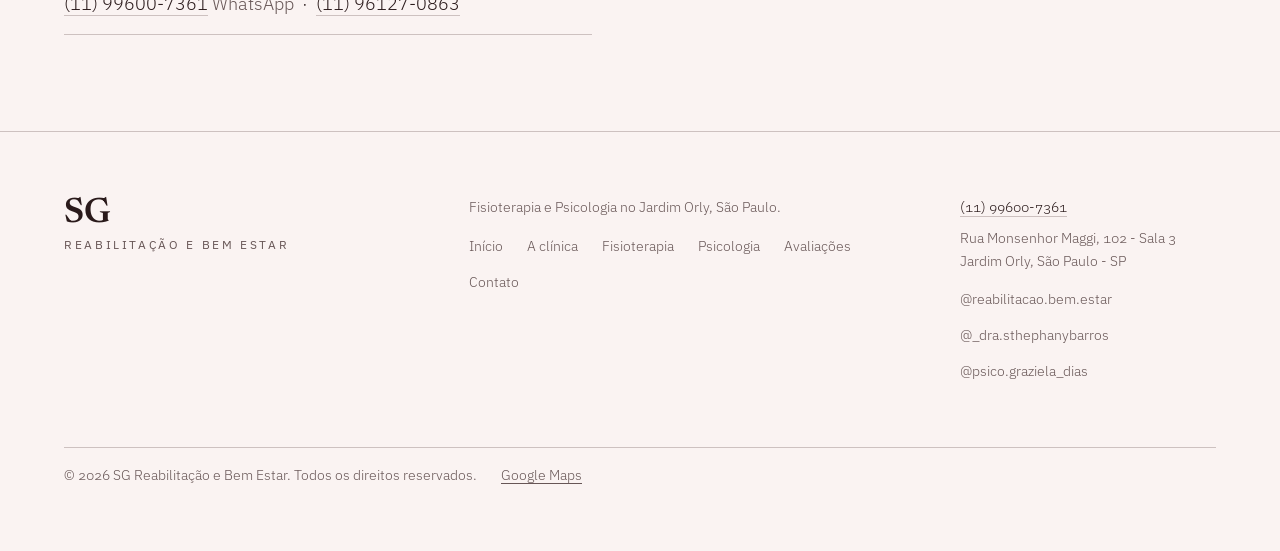
<file: fisioterapia.html>
<!DOCTYPE html>
<html lang="pt-BR">
<head>
<meta charset="UTF-8">
<meta name="viewport" content="width=device-width, initial-scale=1, viewport-fit=cover">
<title>Fisioterapia no Jardim Orly, São Paulo | SG Reabilitação e Bem Estar</title>
<meta name="description" content="Fisioterapia no Jardim Orly, São Paulo, com avaliação individualizada e acompanhamento próximo. Segunda a sexta das 8h às 13h e sábado das 8h às 17h. Agende: (11) 99600-7361.">
<meta name="theme-color" content="#F8F3F0">
<link rel="canonical" href="https://ricbenedicto.github.io/sg-reabilitacao/fisioterapia.html">
<meta property="og:type" content="website">
<meta property="og:locale" content="pt_BR">
<meta property="og:url" content="https://ricbenedicto.github.io/sg-reabilitacao/fisioterapia.html">
<meta property="og:site_name" content="SG Reabilitação e Bem Estar">
<meta property="og:title" content="Fisioterapia no Jardim Orly, São Paulo | SG Reabilitação e Bem Estar">
<meta property="og:description" content="Fisioterapia no Jardim Orly, São Paulo, com avaliação individualizada e acompanhamento próximo. Segunda a sexta das 8h às 13h e sábado das 8h às 17h. Agende: (11) 99600-7361.">
<meta property="og:image" content="https://ricbenedicto.github.io/sg-reabilitacao/imagens/fachada.webp">
<meta name="twitter:card" content="summary_large_image">
<link rel="icon" href="favicon.svg" type="image/svg+xml">
<link rel="manifest" href="manifest.webmanifest">
<link rel="apple-touch-icon" href="icones/apple-touch-icon.png">
<meta name="apple-mobile-web-app-capable" content="yes">
<meta name="apple-mobile-web-app-status-bar-style" content="default">
<meta name="apple-mobile-web-app-title" content="SG Reabilitação">
<meta name="mobile-web-app-capable" content="yes">
<link rel="preconnect" href="https://fonts.googleapis.com">
<link rel="preconnect" href="https://fonts.gstatic.com" crossorigin>
<link href="https://fonts.googleapis.com/css2?family=Newsreader:opsz,wght@6..72,400;6..72,500;6..72,600&family=IBM+Plex+Sans:wght@300;400;500&display=swap" rel="stylesheet">
<link rel="stylesheet" href="styles.css">
<link rel="preload" as="image" href="imagens/dra-sthephany.webp" fetchpriority="high">
<script type="application/ld+json">
{ "@context":"https://schema.org","@type":"BreadcrumbList","itemListElement":[
  {"@type":"ListItem","position":1,"name":"Início","item":"https://ricbenedicto.github.io/sg-reabilitacao/"},
  {"@type":"ListItem","position":2,"name":"Fisioterapia","item":"https://ricbenedicto.github.io/sg-reabilitacao/fisioterapia.html"}]}
</script>
<script type="application/ld+json">
{ "@context":"https://schema.org","@type":"FAQPage","mainEntity":[
  {"@type":"Question","name":"Onde fica a clínica de fisioterapia?","acceptedAnswer":{"@type":"Answer","text":"Na Rua Monsenhor Maggi, 102, sala 3, no Jardim Orly, São Paulo - SP, CEP 04432-040."}},
  {"@type":"Question","name":"Qual é o horário de atendimento?","acceptedAnswer":{"@type":"Answer","text":"De segunda a sexta, das 8h às 13h. Aos sábados, das 8h às 17h. Aos domingos a clínica não abre."}},
  {"@type":"Question","name":"Como agendo uma avaliação?","acceptedAnswer":{"@type":"Answer","text":"Pelo WhatsApp ou por telefone, no (11) 99600-7361. Há também o (11) 96127-0863 para ligações."}},
  {"@type":"Question","name":"Quem faz o atendimento de fisioterapia?","acceptedAnswer":{"@type":"Answer","text":"A Dra. Sthephany Barros, fisioterapeuta responsável pelos atendimentos da SG Reabilitação e Bem Estar."}}
]}
</script>
</head>
<body>
<a class="skip" href="#inicio">Pular para o conteúdo</a>
<svg width="0" height="0" style="position:absolute" aria-hidden="true">
  <symbol id="i-wa" viewBox="0 0 24 24"><path d="M12 2.8a9.2 9.2 0 0 0-7.9 13.9L2.8 21.2l4.6-1.2A9.2 9.2 0 1 0 12 2.8z" fill="none" stroke="currentColor" stroke-width="1.6" stroke-linejoin="round"/><path d="M9 7.6c.2-.4.5-.4.8-.4h.5c.2 0 .4 0 .6.4l.8 1.9c.1.2.1.4 0 .6l-.6.8c-.1.2-.1.4 0 .5.6 1 1.5 1.9 2.5 2.5.2.1.4.1.5 0l.8-.6c.2-.1.4-.2.6-.1l1.9.8c.3.1.4.3.4.5v.5c0 .3-.1.6-.5.9-.5.3-1.2.5-2 .4-3.1-.4-5.8-3.1-6.2-6.2-.1-.8.1-1.5.4-2z" fill="currentColor"/></symbol>
  <symbol id="i-close" viewBox="0 0 24 24"><path d="M6 6l12 12M18 6 6 18" stroke="currentColor" stroke-width="1.5" stroke-linecap="round"/></symbol>
  <symbol id="i-prev" viewBox="0 0 24 24"><path d="M15 5l-7 7 7 7" fill="none" stroke="currentColor" stroke-width="1.5" stroke-linecap="round" stroke-linejoin="round"/></symbol>
  <symbol id="i-next" viewBox="0 0 24 24"><path d="M9 5l7 7-7 7" fill="none" stroke="currentColor" stroke-width="1.5" stroke-linecap="round" stroke-linejoin="round"/></symbol>
</svg>
<header class="mast enter" style="--i:0">
  <p class="mast__line">Jardim Orly, São Paulo &nbsp;·&nbsp; <a href="tel:+5511996007361">(11) 99600-7361</a></p>
  <a class="mast__word" href="index.html">SG<span>Reabilitação e Bem Estar</span></a>
  <nav class="mast__nav" aria-label="Seções do site">
    <ul>
      <li><a href="index.html">Início</a></li>
      <li><a href="index.html#clinica">A clínica</a></li>
      <li><a href="fisioterapia.html" aria-current="page">Fisioterapia</a></li>
      <li><a href="psicologia.html">Psicologia</a></li>
      <li><a href="index.html#espaco">Espaço</a></li>
      <li><a href="index.html#avaliacoes">Avaliações</a></li>
      <li><a href="index.html#contato">Contato</a></li>
      <li><a class="is-cta" data-wa="Olá! Gostaria de agendar um atendimento na SG Reabilitação e Bem Estar." href="https://wa.me/5511996007361" target="_blank" rel="noopener">Agendar</a></li>
    </ul>
  </nav>
  <hr class="mast__rule" aria-hidden="true">
</header>
<main id="inicio">
  <nav class="crumbs gut" aria-label="Você está em">
    <a href="index.html">Início</a> <span aria-hidden="true">/</span> <span>Fisioterapia</span>
  </nav>

  <figure class="photo photo--hero">
    <span class="frame"><img src="imagens/dra-sthephany.webp" fetchpriority="high" alt="Dra. Sthephany Barros, fisioterapeuta da SG Reabilitação e Bem Estar, no Jardim Orly" width="670" height="838" decoding="async"></span>
    <figcaption class="cap">Dra. Sthephany Barros, fisioterapeuta</figcaption>
  </figure>

  <section class="fold gut" aria-labelledby="t-topo">
    <div class="open">
      <h1 id="t-topo">Fisioterapia no Jardim Orly, São Paulo</h1>
      <p class="lede">Atendimento fisioterapêutico personalizado, com avaliação individualizada e acompanhamento próximo em cada etapa.</p>
    </div>
    <div class="actions">
      <a class="btn" data-wa="Olá! Gostaria de agendar um atendimento na SG Reabilitação e Bem Estar." href="https://wa.me/5511996007361" target="_blank" rel="noopener"><svg aria-hidden="true"><use href="#i-wa"/></svg>Agendar pelo WhatsApp</a>
      <a class="link" href="tel:+5511996007361">(11) 99600-7361</a>
    </div>
  </section>

  <section class="fold gut" aria-labelledby="t-f1">
    <div class="prose prose--offset">
      <h2 id="t-f1">Um cuidado pensado para a sua rotina</h2>
      <div class="prose__body">
        <p>Cada pessoa possui uma história, uma rotina e necessidades diferentes. Por isso, o cuidado deve ser individualizado e realizado com atenção a cada etapa do processo.</p>
        <p style="margin-top:var(--space-md)">Na SG Reabilitação e Bem Estar, o atendimento de fisioterapia começa por uma avaliação individualizada. É nesse primeiro encontro que a fisioterapeuta escuta o seu histórico, entende a sua rotina e conversa com você sobre o acompanhamento — o que será feito, com que frequência e o que esperar de cada etapa.</p>
        <p style="margin-top:var(--space-md)">O acompanhamento acontece na sala de atendimento da clínica, no Jardim Orly, em São Paulo, reservada para um paciente por vez. A proposta é simples: um espaço tranquilo, organizado e sem pressa, onde dá para tirar dúvidas à vontade.</p>
        <ul class="list">
          <li>Avaliação individualizada</li>
          <li>Atendimento humanizado</li>
          <li>Acompanhamento próximo</li>
          <li>Foco na evolução e bem-estar</li>
        </ul>
        <p class="sig">Atendimento com <b>Dra. Sthephany Barros</b>, fisioterapeuta &nbsp;·&nbsp; <span class="edit">[registro profissional: editar]</span></p>
      </div>
    </div>
  </section>

  <figure class="photo photo--band photo--right">
    <span class="frame"><img src="imagens/sala-fisio.webp" alt="Sala de fisioterapia da SG Reabilitação e Bem Estar, com maca, bola suíça e equipamentos" width="898" height="772" loading="lazy" decoding="async"></span>
    <figcaption class="cap">Sala de fisioterapia &nbsp;·&nbsp; Jardim Orly</figcaption>
  </figure>

  <section class="fold gut" aria-labelledby="t-f2">
    <div class="prose prose--offset">
      <h2 id="t-f2">O que você encontra na clínica</h2>
      <div class="prose__body">
        <p>A sala de atendimento é reservada e equipada para o trabalho de fisioterapia. A sala de espera tem sofá, um cantinho do café e um ambiente pensado para quem chega com pressa ou com dor — o tipo de detalhe que aparece com frequência nas avaliações de quem já passou por aqui.</p>
        <p style="margin-top:var(--space-md)">A clínica fica na Rua Monsenhor Maggi, 102, sala 3, no Jardim Orly, a poucos minutos do Jardim Aeroporto e do Campo Belo, em São Paulo.</p>
        <p style="margin-top:var(--space-md)"><a class="link" href="index.html#espaco">Ver fotos do espaço</a></p>
      </div>
    </div>
  </section>

  <section class="fold--tight gut" aria-labelledby="t-f3">
    <h2 id="t-f3" class="sr-only">Outros atendimentos</h2>
    <div class="index">
      <div class="index__row">
        <h3>Pilates no solo</h3>
        <p><span class="edit">[descrever como funciona na clínica: editar]</span></p>
        <a class="link" data-wa="Olá! Gostaria de saber mais sobre o pilates no solo na SG Reabilitação e Bem Estar." href="https://wa.me/5511996007361" target="_blank" rel="noopener">Tirar dúvidas</a>
      </div>
      <div class="index__row">
        <h3>Quiropraxia</h3>
        <p><span class="edit">[descrever como funciona na clínica: editar]</span></p>
        <a class="link" data-wa="Olá! Gostaria de saber mais sobre a quiropraxia na SG Reabilitação e Bem Estar." href="https://wa.me/5511996007361" target="_blank" rel="noopener">Tirar dúvidas</a>
      </div>
      <div class="index__row">
        <h3>Psicologia adulto e pediátrica</h3>
        <p>Um espaço de acolhimento e escuta para cuidar da saúde emocional e do bem-estar, com Graziela Dias.</p>
        <a class="link" href="psicologia.html">Conhecer psicologia</a>
      </div>
    </div>
  </section>


  <section class="fold gut" aria-labelledby="t-faq">
    <div class="prose prose--offset">
      <h2 id="t-faq">Perguntas frequentes</h2>
      <div class="prose__body"><p>O que mais nos perguntam antes do primeiro atendimento.</p></div>
    </div>
    <div class="index index--faq" style="margin-top:var(--space-xl)">
        <div class="index__row"><h3>Onde fica a clínica de fisioterapia?</h3><p>Na Rua Monsenhor Maggi, 102, sala 3, no Jardim Orly, São Paulo - SP, CEP 04432-040.</p></div>
        <div class="index__row"><h3>Qual é o horário de atendimento?</h3><p>De segunda a sexta, das 8h às 13h. Aos sábados, das 8h às 17h. Aos domingos a clínica não abre.</p></div>
        <div class="index__row"><h3>Como agendo uma avaliação?</h3><p>Pelo WhatsApp ou por telefone, no (11) 99600-7361. Há também o (11) 96127-0863 para ligações.</p></div>
        <div class="index__row"><h3>Quem faz o atendimento de fisioterapia?</h3><p>A Dra. Sthephany Barros, fisioterapeuta responsável pelos atendimentos da SG Reabilitação e Bem Estar.</p></div>
        <div class="index__row"><h3>A clínica atende convênio?</h3><p><span class="edit">[responder: editar]</span></p></div>
    </div>
  </section>

  <section class="fold gut" id="contato" aria-labelledby="t-contato">
    <div class="contact">
      <div>
        <h2 id="t-contato">Onde ficamos</h2>
        <ul class="facts">
          <li><span class="label">Endereço</span>
            <address>Rua Monsenhor Maggi, 102 - Sala 3<br>Jardim Orly, São Paulo - SP<br>04432-040</address></li>
          <li><span class="label">Horário</span>
            <span>Segunda a sexta, das 8h às 13h<br>Sábado, das 8h às 17h<br><span class="muted">Domingo: fechado</span></span></li>
          <li><span class="label">Telefones</span>
            <span><a href="tel:+5511996007361">(11) 99600-7361</a> <span class="muted">WhatsApp</span> &nbsp;·&nbsp; <a href="tel:+5511961270863">(11) 96127-0863</a></span></li>
        </ul>
      </div>
      <div>
        <h3 style="margin-bottom:var(--space-sm)">Agende seu horário</h3>
        <p style="margin:var(--space-sm) 0 var(--space-lg);color:var(--color-muted);max-width:40ch">Fale com a clínica pelo WhatsApp e combine o melhor dia para a sua primeira conversa.</p>
        <ul class="ways">
          <li><a data-wa="Olá! Gostaria de agendar um atendimento na SG Reabilitação e Bem Estar." href="https://wa.me/5511996007361" target="_blank" rel="noopener"><b>Agendar pelo WhatsApp</b> <span>(11) 99600-7361</span></a></li>
          <li><a href="tel:+5511996007361"><b>Ligar agora</b> <span>(11) 99600-7361</span></a></li>
          <li><a href="https://www.google.com/maps/dir/?api=1&amp;destination=Rua+Monsenhor+Maggi%2C+102+-+Jardim+Orly%2C+S%C3%A3o+Paulo+-+SP%2C+04432-040" target="_blank" rel="noopener"><b>Como chegar</b> <span>Google Maps</span></a></li>
          <li><a href="index.html#avaliacoes"><b>Ver avaliações</b> <span>5,0 no Google</span></a></li>
        </ul>
      </div>
    </div>
  </section>
</main>
<footer class="foot">
  <p class="foot__word">SG<span>Reabilitação e Bem Estar</span></p>
  <div>
    <p class="muted" style="font-size:var(--text-sm)">Fisioterapia e Psicologia no Jardim Orly, São Paulo.</p>
    <p class="foot__links" style="margin-top:var(--space-md)">
      <a href="index.html">Início</a>
      <a href="index.html#clinica">A clínica</a>
      <a href="fisioterapia.html">Fisioterapia</a>
      <a href="psicologia.html">Psicologia</a>
      <a href="index.html#avaliacoes">Avaliações</a>
      <a href="index.html#contato">Contato</a>
    </p>
  </div>
  <div>
    <p style="font-size:var(--text-sm)"><a href="tel:+5511996007361" style="text-decoration:none;border-bottom:1px solid var(--color-rule)">(11) 99600-7361</a></p>
    <address style="font-style:normal;font-size:var(--text-sm);color:var(--color-muted);margin-top:var(--space-xs)">Rua Monsenhor Maggi, 102 - Sala 3<br>Jardim Orly, São Paulo - SP</address>
    <p class="foot__links" style="margin-top:var(--space-md)">
      <a data-instagram href="https://www.instagram.com/reabilitacao.bem.estar/" target="_blank" rel="noopener">@reabilitacao.bem.estar</a>
      <a href="https://www.instagram.com/_dra.sthephanybarros/" target="_blank" rel="noopener">@_dra.sthephanybarros</a>
      <a href="https://www.instagram.com/psico.graziela_dias/" target="_blank" rel="noopener">@psico.graziela_dias</a>
    </p>
  </div>
  <p class="foot__bottom">
    <span>© 2026 SG Reabilitação e Bem Estar. Todos os direitos reservados.</span>
    <a href="https://www.google.com/maps/search/?api=1&amp;query=Rua+Monsenhor+Maggi%2C+102+-+Jardim+Orly%2C+S%C3%A3o+Paulo+-+SP%2C+04432-040" target="_blank" rel="noopener" style="color:inherit">Google Maps</a>
  </p>
</footer>
<div class="update" id="update" role="status" aria-live="polite">
  <span>Uma versão mais nova do site está pronta.</span>
  <button type="button" id="update-go">Atualizar</button>
  <button type="button" class="update__x" id="update-no" aria-label="Agora não">Agora não</button>
</div>

<a class="wa" data-wa="Olá! Gostaria de saber mais sobre os atendimentos da SG Reabilitação e Bem Estar." href="https://wa.me/5511996007361" target="_blank" rel="noopener" aria-label="Conversar pelo WhatsApp">
  <svg aria-hidden="true"><use href="#i-wa"/></svg><span>Fale conosco</span>
</a>
<script src="app.js" defer></script>
</body>
</html>
</file>
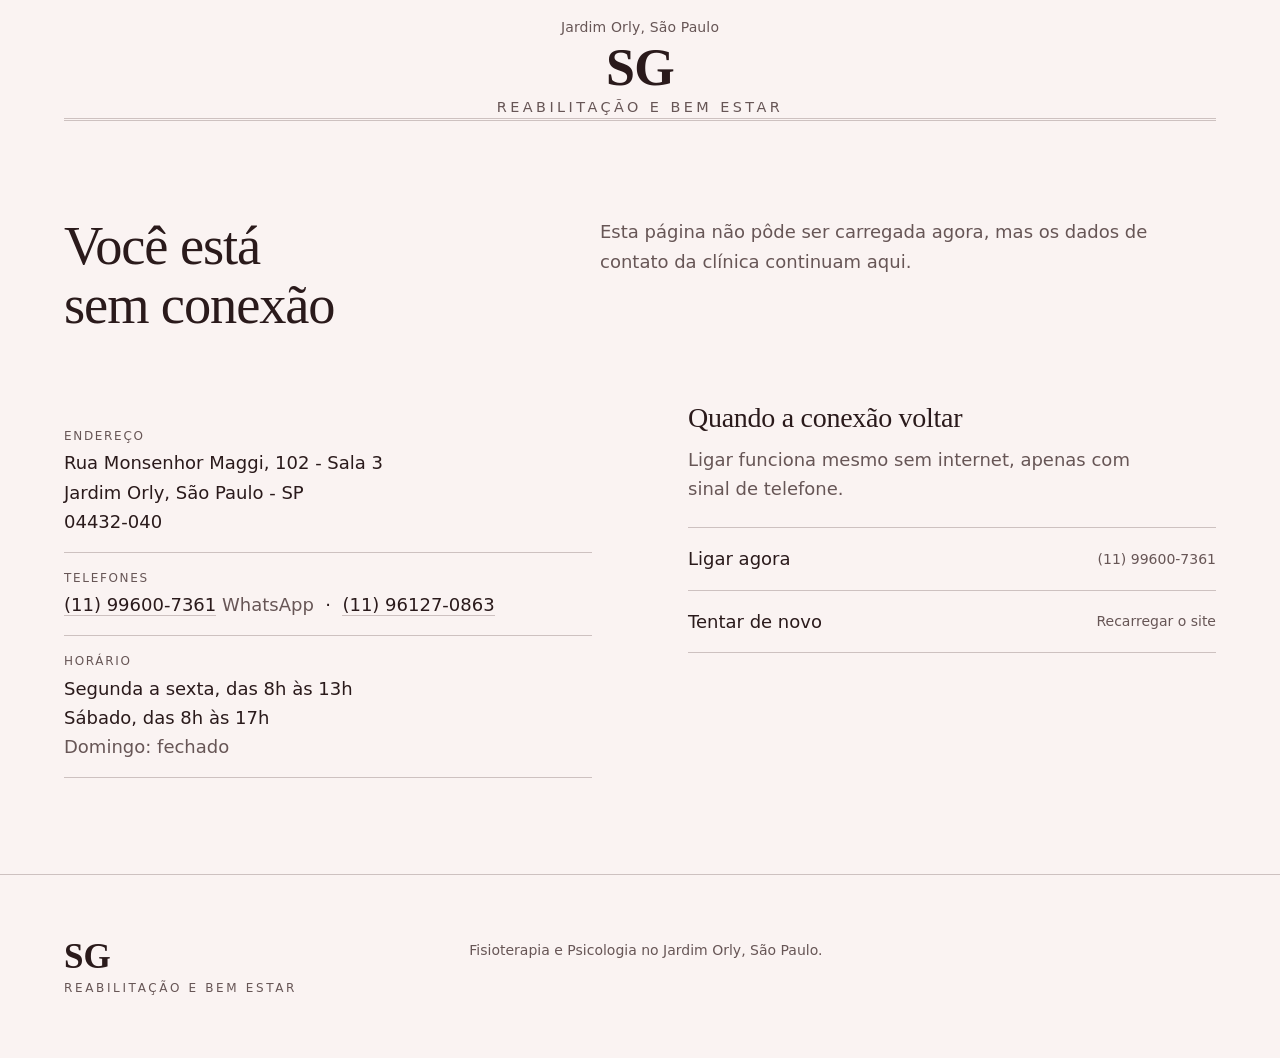
<file: offline.html>
<!DOCTYPE html>
<html lang="pt-BR">
<head>
<meta charset="UTF-8">
<meta name="viewport" content="width=device-width, initial-scale=1, viewport-fit=cover">
<title>Sem conexão | SG Reabilitação e Bem Estar</title>
<meta name="robots" content="noindex">
<meta name="theme-color" content="#F8F3F0">
<link rel="stylesheet" href="styles.css">
</head>
<body>
<header class="mast">
  <p class="mast__line">Jardim Orly, São Paulo</p>
  <a class="mast__word" href="index.html">SG<span>Reabilitação e Bem Estar</span></a>
  <hr class="mast__rule" aria-hidden="true">
</header>

<main class="fold gut">
  <div class="prose prose--offset">
    <h2>Você está sem conexão</h2>
    <div class="prose__body">
      <p>Esta página não pôde ser carregada agora, mas os dados de contato da clínica continuam aqui.</p>
    </div>
  </div>

  <div class="contact" style="margin-top:var(--space-2xl)">
    <div>
      <ul class="facts">
        <li>
          <span class="label">Endereço</span>
          <address>Rua Monsenhor Maggi, 102 - Sala 3<br>Jardim Orly, São Paulo - SP<br>04432-040</address>
        </li>
        <li>
          <span class="label">Telefones</span>
          <span><a href="tel:+5511996007361">(11) 99600-7361</a> <span class="muted">WhatsApp</span> &nbsp;·&nbsp; <a href="tel:+5511961270863">(11) 96127-0863</a></span>
        </li>
        <li>
          <span class="label">Horário</span>
          <span>Segunda a sexta, das 8h às 13h<br>Sábado, das 8h às 17h<br><span class="muted">Domingo: fechado</span></span>
        </li>
      </ul>
    </div>
    <div>
      <h3 style="margin-bottom:var(--space-sm)">Quando a conexão voltar</h3>
      <p style="color:var(--color-muted);max-width:40ch;margin-bottom:var(--space-lg)">Ligar funciona mesmo sem internet, apenas com sinal de telefone.</p>
      <ul class="ways">
        <li><a href="tel:+5511996007361"><b>Ligar agora</b> <span>(11) 99600-7361</span></a></li>
        <li><a href="index.html"><b>Tentar de novo</b> <span>Recarregar o site</span></a></li>
      </ul>
    </div>
  </div>
</main>

<footer class="foot">
  <p class="foot__word">SG<span>Reabilitação e Bem Estar</span></p>
  <p class="muted" style="font-size:var(--text-sm)">Fisioterapia e Psicologia no Jardim Orly, São Paulo.</p>
</footer>
</body>
</html>
</file>
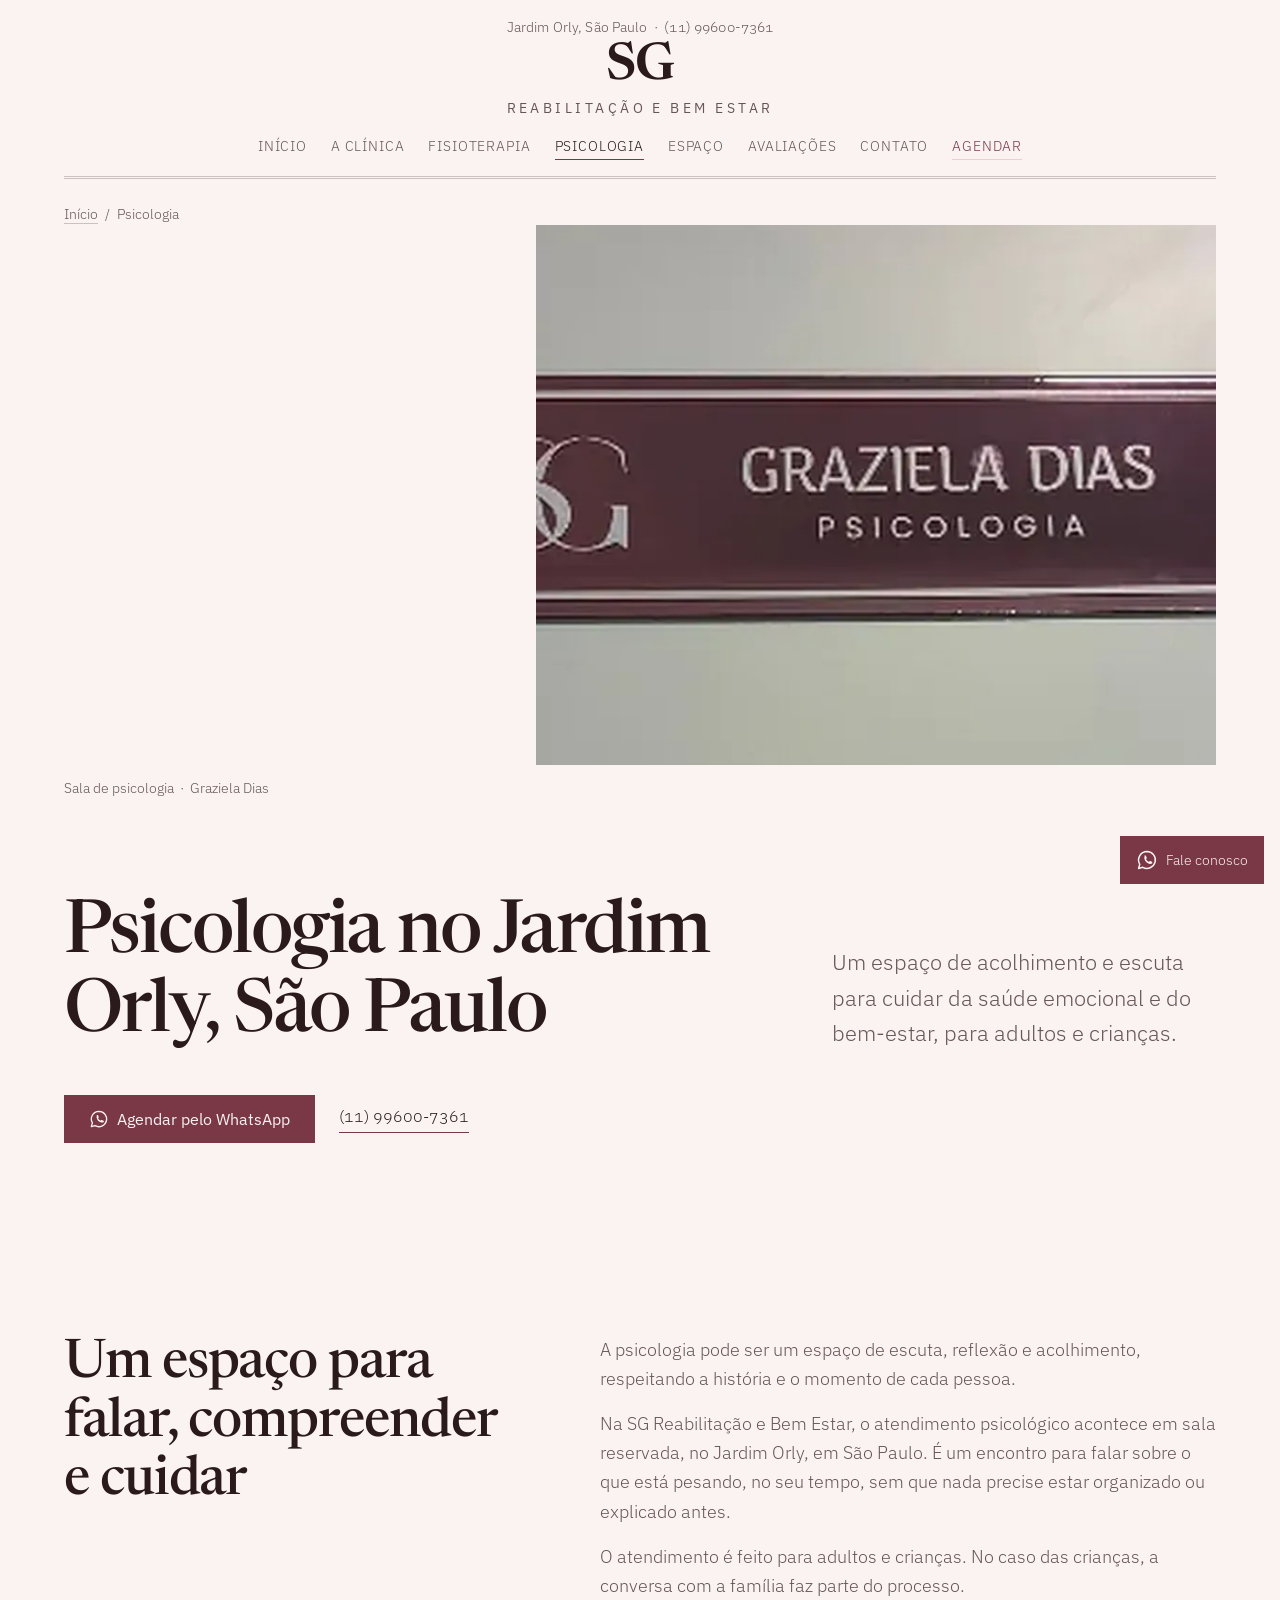
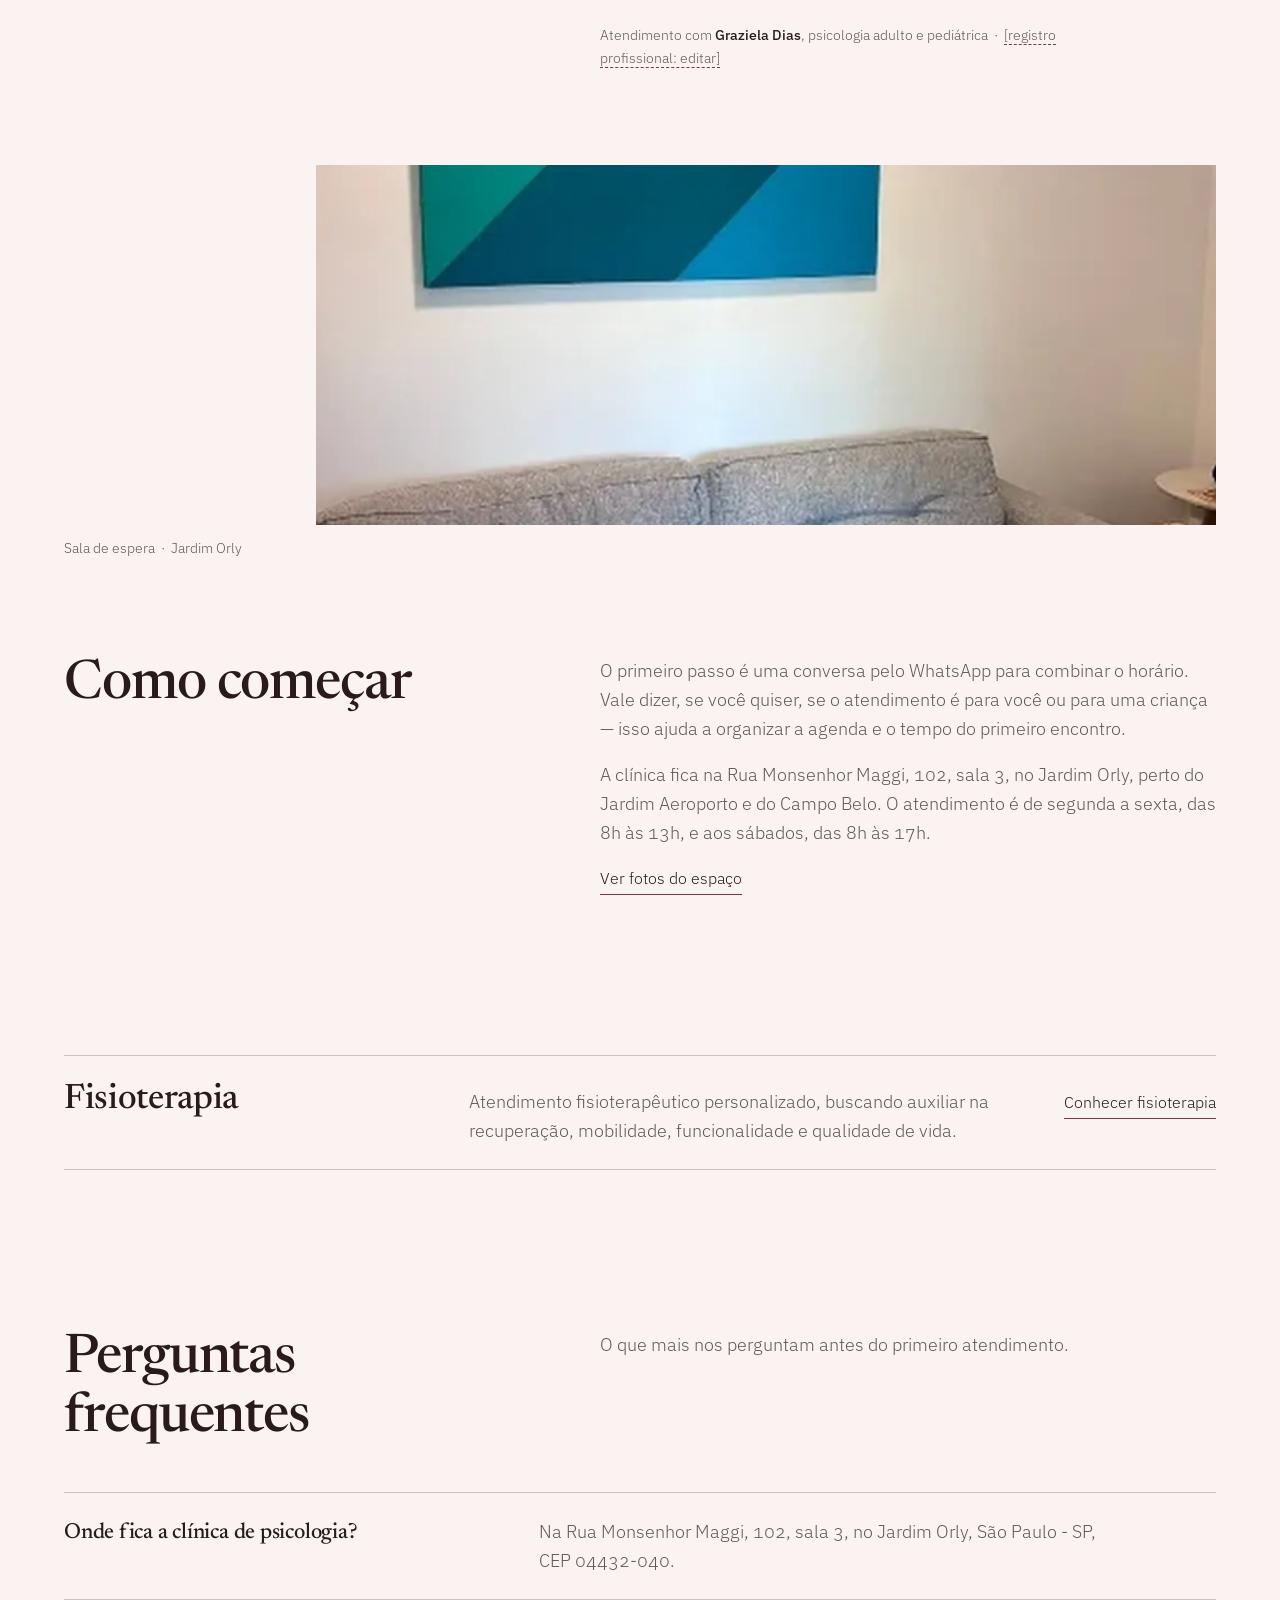
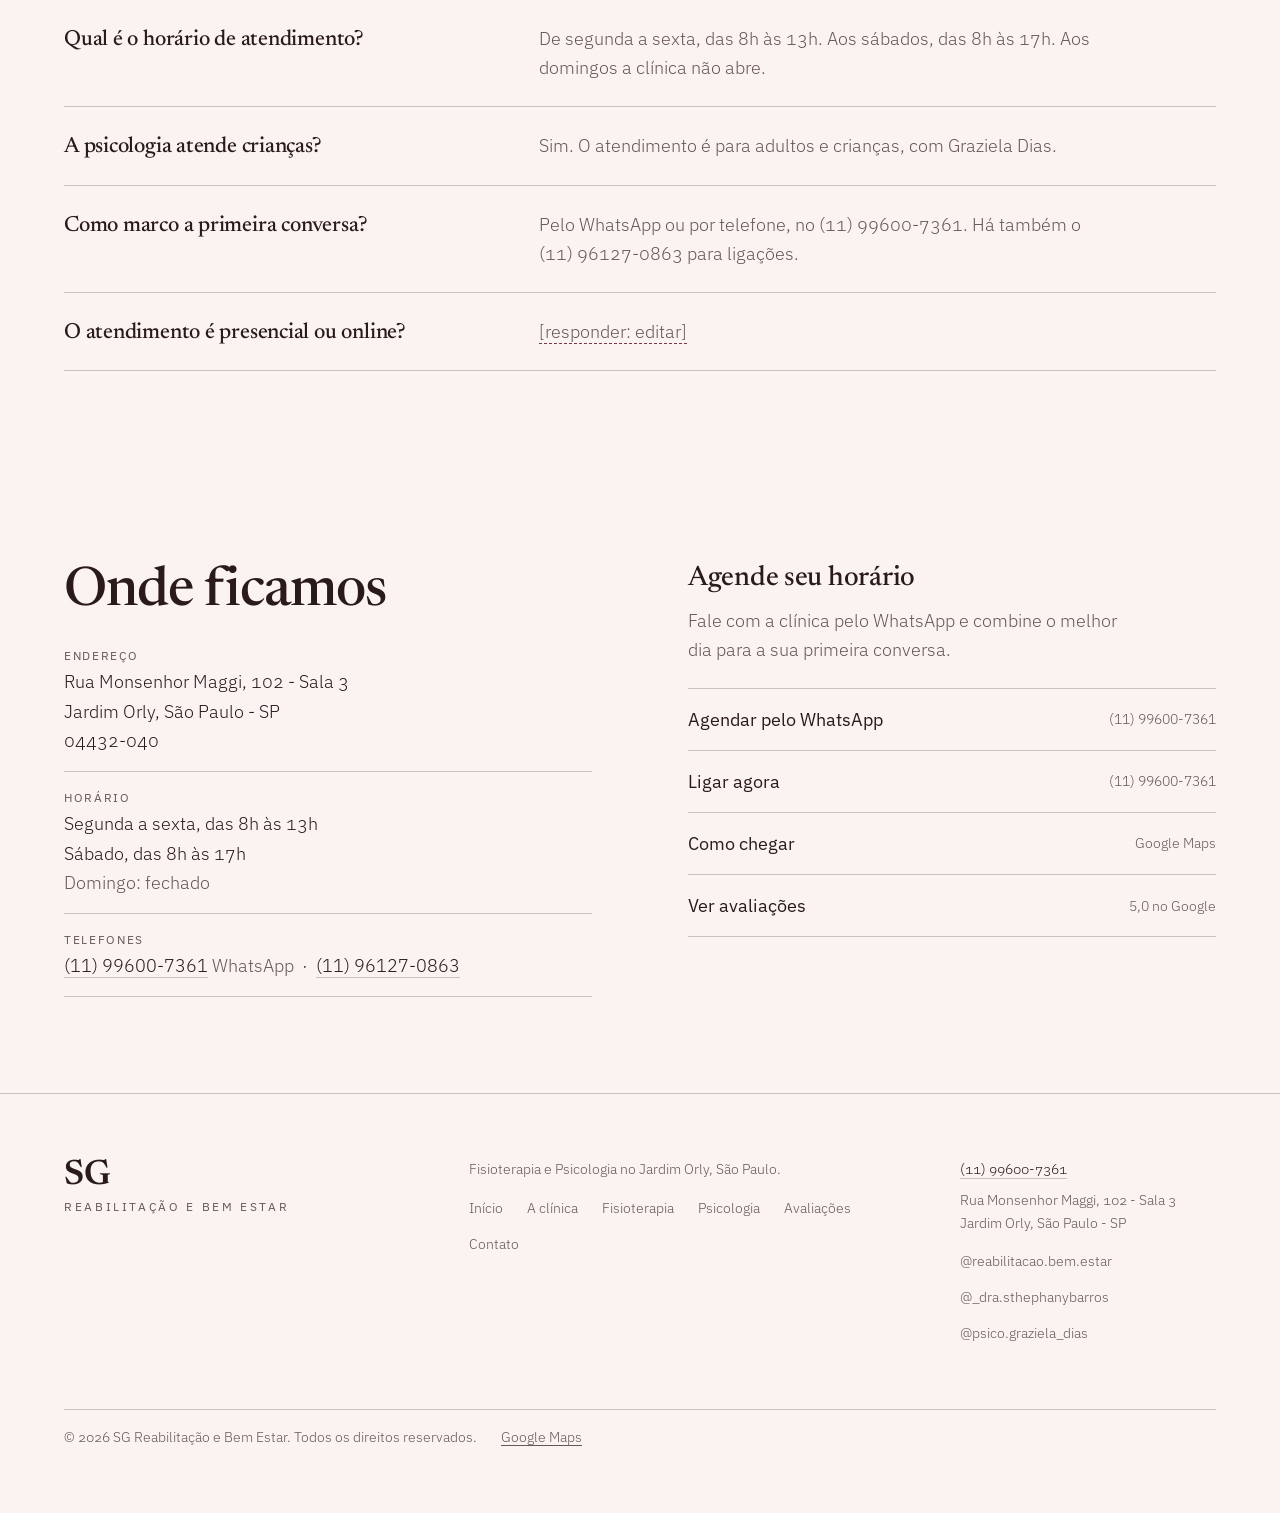
<file: psicologia.html>
<!DOCTYPE html>
<html lang="pt-BR">
<head>
<meta charset="UTF-8">
<meta name="viewport" content="width=device-width, initial-scale=1, viewport-fit=cover">
<title>Psicologia no Jardim Orly, São Paulo | SG Reabilitação e Bem Estar</title>
<meta name="description" content="Psicologia adulto e pediátrica no Jardim Orly, São Paulo, com Graziela Dias. Segunda a sexta das 8h às 13h e sábado das 8h às 17h. Agende: (11) 99600-7361.">
<meta name="theme-color" content="#F8F3F0">
<link rel="canonical" href="https://ricbenedicto.github.io/sg-reabilitacao/psicologia.html">
<meta property="og:type" content="website">
<meta property="og:locale" content="pt_BR">
<meta property="og:url" content="https://ricbenedicto.github.io/sg-reabilitacao/psicologia.html">
<meta property="og:site_name" content="SG Reabilitação e Bem Estar">
<meta property="og:title" content="Psicologia no Jardim Orly, São Paulo | SG Reabilitação e Bem Estar">
<meta property="og:description" content="Psicologia adulto e pediátrica no Jardim Orly, São Paulo, com Graziela Dias. Segunda a sexta das 8h às 13h e sábado das 8h às 17h. Agende: (11) 99600-7361.">
<meta property="og:image" content="https://ricbenedicto.github.io/sg-reabilitacao/imagens/fachada.webp">
<meta name="twitter:card" content="summary_large_image">
<link rel="icon" href="favicon.svg" type="image/svg+xml">
<link rel="manifest" href="manifest.webmanifest">
<link rel="apple-touch-icon" href="icones/apple-touch-icon.png">
<meta name="apple-mobile-web-app-capable" content="yes">
<meta name="apple-mobile-web-app-status-bar-style" content="default">
<meta name="apple-mobile-web-app-title" content="SG Reabilitação">
<meta name="mobile-web-app-capable" content="yes">
<link rel="preconnect" href="https://fonts.googleapis.com">
<link rel="preconnect" href="https://fonts.gstatic.com" crossorigin>
<link href="https://fonts.googleapis.com/css2?family=Newsreader:opsz,wght@6..72,400;6..72,500;6..72,600&family=IBM+Plex+Sans:wght@300;400;500&display=swap" rel="stylesheet">
<link rel="stylesheet" href="styles.css">
<link rel="preload" as="image" href="imagens/placa-graziela.webp" fetchpriority="high">
<script type="application/ld+json">
{ "@context":"https://schema.org","@type":"BreadcrumbList","itemListElement":[
  {"@type":"ListItem","position":1,"name":"Início","item":"https://ricbenedicto.github.io/sg-reabilitacao/"},
  {"@type":"ListItem","position":2,"name":"Psicologia","item":"https://ricbenedicto.github.io/sg-reabilitacao/psicologia.html"}]}
</script>
<script type="application/ld+json">
{ "@context":"https://schema.org","@type":"FAQPage","mainEntity":[
  {"@type":"Question","name":"Onde fica a clínica de psicologia?","acceptedAnswer":{"@type":"Answer","text":"Na Rua Monsenhor Maggi, 102, sala 3, no Jardim Orly, São Paulo - SP, CEP 04432-040."}},
  {"@type":"Question","name":"Qual é o horário de atendimento?","acceptedAnswer":{"@type":"Answer","text":"De segunda a sexta, das 8h às 13h. Aos sábados, das 8h às 17h. Aos domingos a clínica não abre."}},
  {"@type":"Question","name":"A psicologia atende crianças?","acceptedAnswer":{"@type":"Answer","text":"Sim. O atendimento é para adultos e crianças, com Graziela Dias."}},
  {"@type":"Question","name":"Como marco a primeira conversa?","acceptedAnswer":{"@type":"Answer","text":"Pelo WhatsApp ou por telefone, no (11) 99600-7361. Há também o (11) 96127-0863 para ligações."}}
]}
</script>
</head>
<body>
<a class="skip" href="#inicio">Pular para o conteúdo</a>
<svg width="0" height="0" style="position:absolute" aria-hidden="true">
  <symbol id="i-wa" viewBox="0 0 24 24"><path d="M12 2.8a9.2 9.2 0 0 0-7.9 13.9L2.8 21.2l4.6-1.2A9.2 9.2 0 1 0 12 2.8z" fill="none" stroke="currentColor" stroke-width="1.6" stroke-linejoin="round"/><path d="M9 7.6c.2-.4.5-.4.8-.4h.5c.2 0 .4 0 .6.4l.8 1.9c.1.2.1.4 0 .6l-.6.8c-.1.2-.1.4 0 .5.6 1 1.5 1.9 2.5 2.5.2.1.4.1.5 0l.8-.6c.2-.1.4-.2.6-.1l1.9.8c.3.1.4.3.4.5v.5c0 .3-.1.6-.5.9-.5.3-1.2.5-2 .4-3.1-.4-5.8-3.1-6.2-6.2-.1-.8.1-1.5.4-2z" fill="currentColor"/></symbol>
  <symbol id="i-close" viewBox="0 0 24 24"><path d="M6 6l12 12M18 6 6 18" stroke="currentColor" stroke-width="1.5" stroke-linecap="round"/></symbol>
  <symbol id="i-prev" viewBox="0 0 24 24"><path d="M15 5l-7 7 7 7" fill="none" stroke="currentColor" stroke-width="1.5" stroke-linecap="round" stroke-linejoin="round"/></symbol>
  <symbol id="i-next" viewBox="0 0 24 24"><path d="M9 5l7 7-7 7" fill="none" stroke="currentColor" stroke-width="1.5" stroke-linecap="round" stroke-linejoin="round"/></symbol>
</svg>
<header class="mast enter" style="--i:0">
  <p class="mast__line">Jardim Orly, São Paulo &nbsp;·&nbsp; <a href="tel:+5511996007361">(11) 99600-7361</a></p>
  <a class="mast__word" href="index.html">SG<span>Reabilitação e Bem Estar</span></a>
  <nav class="mast__nav" aria-label="Seções do site">
    <ul>
      <li><a href="index.html">Início</a></li>
      <li><a href="index.html#clinica">A clínica</a></li>
      <li><a href="fisioterapia.html">Fisioterapia</a></li>
      <li><a href="psicologia.html" aria-current="page">Psicologia</a></li>
      <li><a href="index.html#espaco">Espaço</a></li>
      <li><a href="index.html#avaliacoes">Avaliações</a></li>
      <li><a href="index.html#contato">Contato</a></li>
      <li><a class="is-cta" data-wa="Olá! Gostaria de agendar um atendimento na SG Reabilitação e Bem Estar." href="https://wa.me/5511996007361" target="_blank" rel="noopener">Agendar</a></li>
    </ul>
  </nav>
  <hr class="mast__rule" aria-hidden="true">
</header>
<main id="inicio">
  <nav class="crumbs gut" aria-label="Você está em">
    <a href="index.html">Início</a> <span aria-hidden="true">/</span> <span>Psicologia</span>
  </nav>

  <figure class="photo photo--hero">
    <span class="frame"><img src="imagens/placa-graziela.webp" fetchpriority="high" alt="Placa da sala de psicologia: SG, Graziela Dias, Psicologia" width="1170" height="630" decoding="async"></span>
    <figcaption class="cap">Sala de psicologia &nbsp;·&nbsp; Graziela Dias</figcaption>
  </figure>

  <section class="fold gut" aria-labelledby="t-topo">
    <div class="open">
      <h1 id="t-topo">Psicologia no Jardim Orly, São Paulo</h1>
      <p class="lede">Um espaço de acolhimento e escuta para cuidar da saúde emocional e do bem-estar, para adultos e crianças.</p>
    </div>
    <div class="actions">
      <a class="btn" data-wa="Olá! Gostaria de agendar um atendimento na SG Reabilitação e Bem Estar." href="https://wa.me/5511996007361" target="_blank" rel="noopener"><svg aria-hidden="true"><use href="#i-wa"/></svg>Agendar pelo WhatsApp</a>
      <a class="link" href="tel:+5511996007361">(11) 99600-7361</a>
    </div>
  </section>

  <section class="fold gut" aria-labelledby="t-p1">
    <div class="prose prose--offset">
      <h2 id="t-p1">Um espaço para falar, compreender e cuidar</h2>
      <div class="prose__body">
        <p>A psicologia pode ser um espaço de escuta, reflexão e acolhimento, respeitando a história e o momento de cada pessoa.</p>
        <p style="margin-top:var(--space-md)">Na SG Reabilitação e Bem Estar, o atendimento psicológico acontece em sala reservada, no Jardim Orly, em São Paulo. É um encontro para falar sobre o que está pesando, no seu tempo, sem que nada precise estar organizado ou explicado antes.</p>
        <p style="margin-top:var(--space-md)">O atendimento é feito para adultos e crianças. No caso das crianças, a conversa com a família faz parte do processo.</p>
        <p class="sig">Atendimento com <b>Graziela Dias</b>, psicologia adulto e pediátrica &nbsp;·&nbsp; <span class="edit">[registro profissional: editar]</span></p>
      </div>
    </div>
  </section>

  <figure class="photo photo--band photo--right">
    <span class="frame"><img src="imagens/sofa.webp" alt="Sala de espera da SG Reabilitação e Bem Estar, com sofá e quadro na parede" width="894" height="780" loading="lazy" decoding="async"></span>
    <figcaption class="cap">Sala de espera &nbsp;·&nbsp; Jardim Orly</figcaption>
  </figure>

  <section class="fold gut" aria-labelledby="t-p2">
    <div class="prose prose--offset">
      <h2 id="t-p2">Como começar</h2>
      <div class="prose__body">
        <p>O primeiro passo é uma conversa pelo WhatsApp para combinar o horário. Vale dizer, se você quiser, se o atendimento é para você ou para uma criança — isso ajuda a organizar a agenda e o tempo do primeiro encontro.</p>
        <p style="margin-top:var(--space-md)">A clínica fica na Rua Monsenhor Maggi, 102, sala 3, no Jardim Orly, perto do Jardim Aeroporto e do Campo Belo. O atendimento é de segunda a sexta, das 8h às 13h, e aos sábados, das 8h às 17h.</p>
        <p style="margin-top:var(--space-md)"><a class="link" href="index.html#espaco">Ver fotos do espaço</a></p>
      </div>
    </div>
  </section>

  <section class="fold--tight gut" aria-labelledby="t-p3">
    <h2 id="t-p3" class="sr-only">Outros atendimentos</h2>
    <div class="index">
      <div class="index__row">
        <h3>Fisioterapia</h3>
        <p>Atendimento fisioterapêutico personalizado, buscando auxiliar na recuperação, mobilidade, funcionalidade e qualidade de vida.</p>
        <a class="link" href="fisioterapia.html">Conhecer fisioterapia</a>
      </div>
    </div>
  </section>


  <section class="fold gut" aria-labelledby="t-faq">
    <div class="prose prose--offset">
      <h2 id="t-faq">Perguntas frequentes</h2>
      <div class="prose__body"><p>O que mais nos perguntam antes do primeiro atendimento.</p></div>
    </div>
    <div class="index index--faq" style="margin-top:var(--space-xl)">
        <div class="index__row"><h3>Onde fica a clínica de psicologia?</h3><p>Na Rua Monsenhor Maggi, 102, sala 3, no Jardim Orly, São Paulo - SP, CEP 04432-040.</p></div>
        <div class="index__row"><h3>Qual é o horário de atendimento?</h3><p>De segunda a sexta, das 8h às 13h. Aos sábados, das 8h às 17h. Aos domingos a clínica não abre.</p></div>
        <div class="index__row"><h3>A psicologia atende crianças?</h3><p>Sim. O atendimento é para adultos e crianças, com Graziela Dias.</p></div>
        <div class="index__row"><h3>Como marco a primeira conversa?</h3><p>Pelo WhatsApp ou por telefone, no (11) 99600-7361. Há também o (11) 96127-0863 para ligações.</p></div>
        <div class="index__row"><h3>O atendimento é presencial ou online?</h3><p><span class="edit">[responder: editar]</span></p></div>
    </div>
  </section>

  <section class="fold gut" id="contato" aria-labelledby="t-contato">
    <div class="contact">
      <div>
        <h2 id="t-contato">Onde ficamos</h2>
        <ul class="facts">
          <li><span class="label">Endereço</span>
            <address>Rua Monsenhor Maggi, 102 - Sala 3<br>Jardim Orly, São Paulo - SP<br>04432-040</address></li>
          <li><span class="label">Horário</span>
            <span>Segunda a sexta, das 8h às 13h<br>Sábado, das 8h às 17h<br><span class="muted">Domingo: fechado</span></span></li>
          <li><span class="label">Telefones</span>
            <span><a href="tel:+5511996007361">(11) 99600-7361</a> <span class="muted">WhatsApp</span> &nbsp;·&nbsp; <a href="tel:+5511961270863">(11) 96127-0863</a></span></li>
        </ul>
      </div>
      <div>
        <h3 style="margin-bottom:var(--space-sm)">Agende seu horário</h3>
        <p style="margin:var(--space-sm) 0 var(--space-lg);color:var(--color-muted);max-width:40ch">Fale com a clínica pelo WhatsApp e combine o melhor dia para a sua primeira conversa.</p>
        <ul class="ways">
          <li><a data-wa="Olá! Gostaria de agendar um atendimento na SG Reabilitação e Bem Estar." href="https://wa.me/5511996007361" target="_blank" rel="noopener"><b>Agendar pelo WhatsApp</b> <span>(11) 99600-7361</span></a></li>
          <li><a href="tel:+5511996007361"><b>Ligar agora</b> <span>(11) 99600-7361</span></a></li>
          <li><a href="https://www.google.com/maps/dir/?api=1&amp;destination=Rua+Monsenhor+Maggi%2C+102+-+Jardim+Orly%2C+S%C3%A3o+Paulo+-+SP%2C+04432-040" target="_blank" rel="noopener"><b>Como chegar</b> <span>Google Maps</span></a></li>
          <li><a href="index.html#avaliacoes"><b>Ver avaliações</b> <span>5,0 no Google</span></a></li>
        </ul>
      </div>
    </div>
  </section>
</main>
<footer class="foot">
  <p class="foot__word">SG<span>Reabilitação e Bem Estar</span></p>
  <div>
    <p class="muted" style="font-size:var(--text-sm)">Fisioterapia e Psicologia no Jardim Orly, São Paulo.</p>
    <p class="foot__links" style="margin-top:var(--space-md)">
      <a href="index.html">Início</a>
      <a href="index.html#clinica">A clínica</a>
      <a href="fisioterapia.html">Fisioterapia</a>
      <a href="psicologia.html">Psicologia</a>
      <a href="index.html#avaliacoes">Avaliações</a>
      <a href="index.html#contato">Contato</a>
    </p>
  </div>
  <div>
    <p style="font-size:var(--text-sm)"><a href="tel:+5511996007361" style="text-decoration:none;border-bottom:1px solid var(--color-rule)">(11) 99600-7361</a></p>
    <address style="font-style:normal;font-size:var(--text-sm);color:var(--color-muted);margin-top:var(--space-xs)">Rua Monsenhor Maggi, 102 - Sala 3<br>Jardim Orly, São Paulo - SP</address>
    <p class="foot__links" style="margin-top:var(--space-md)">
      <a data-instagram href="https://www.instagram.com/reabilitacao.bem.estar/" target="_blank" rel="noopener">@reabilitacao.bem.estar</a>
      <a href="https://www.instagram.com/_dra.sthephanybarros/" target="_blank" rel="noopener">@_dra.sthephanybarros</a>
      <a href="https://www.instagram.com/psico.graziela_dias/" target="_blank" rel="noopener">@psico.graziela_dias</a>
    </p>
  </div>
  <p class="foot__bottom">
    <span>© 2026 SG Reabilitação e Bem Estar. Todos os direitos reservados.</span>
    <a href="https://www.google.com/maps/search/?api=1&amp;query=Rua+Monsenhor+Maggi%2C+102+-+Jardim+Orly%2C+S%C3%A3o+Paulo+-+SP%2C+04432-040" target="_blank" rel="noopener" style="color:inherit">Google Maps</a>
  </p>
</footer>
<div class="update" id="update" role="status" aria-live="polite">
  <span>Uma versão mais nova do site está pronta.</span>
  <button type="button" id="update-go">Atualizar</button>
  <button type="button" class="update__x" id="update-no" aria-label="Agora não">Agora não</button>
</div>

<a class="wa" data-wa="Olá! Gostaria de saber mais sobre os atendimentos da SG Reabilitação e Bem Estar." href="https://wa.me/5511996007361" target="_blank" rel="noopener" aria-label="Conversar pelo WhatsApp">
  <svg aria-hidden="true"><use href="#i-wa"/></svg><span>Fale conosco</span>
</a>
<script src="app.js" defer></script>
</body>
</html>
</file>
<file: styles.css>
/* Hallmark · genre: editorial · macrostructure: Photographic · theme: custom
 * vibe: "clínica boutique, orquídea, latão, cuidado silencioso"
 * paper oklch(97% 0.008 25) · accent oklch(43% 0.095 8) rosa-vinho · display Fraunces + body IBM Plex Sans
 * axes: light paper / roman-serif display / warm accent
 * enrichment: none — fotografia real · nav: N6 masthead · footer: Ft1 mast-headed
 * pre-emit critique: P4 H5 E4 S5 R4 V5
 */

:root{
  /* colour */
  --color-paper:   oklch(97% 0.008 25);
  --color-paper-2: oklch(94% 0.012 25);
  --color-paper-3: oklch(90% 0.018 20);
  --color-rule:    oklch(82% 0.014 20);
  --color-muted:   oklch(47% 0.022 20);
  --color-ink:     oklch(24% 0.026 18);
  --color-accent:  oklch(43% 0.095 8);
  --color-accent-soft: oklch(88% 0.035 12);
  --color-brass:   oklch(66% 0.072 78);
  --color-focus:   oklch(43% 0.095 8);
  --color-scrim:   oklch(24% 0.026 18 / .72);

  /* type */
  --font-display:"Newsreader", ui-serif, Georgia, serif;
  --font-body:"IBM Plex Sans", ui-sans-serif, system-ui, sans-serif;
  --text-xs:.75rem; --text-sm:.875rem; --text-base:1rem; --text-md:1.125rem;
  --text-lg:1.375rem; --text-xl:1.75rem; --text-2xl:2.1875rem; --text-3xl:2.75rem;
  --text-display-s:clamp(2.1rem,3.4vw + 1rem,3.4rem);
  --text-display:clamp(2.5rem,5vw + .6rem,4.75rem);

  /* space */
  --space-3xs:.125rem; --space-2xs:.25rem; --space-xs:.5rem; --space-sm:.75rem;
  --space-md:1rem; --space-lg:1.5rem; --space-xl:2.5rem; --space-2xl:4rem;
  --space-3xl:6rem; --space-4xl:9rem;
  --page-gutter:clamp(1.5rem,5vw,4.5rem);
  --measure:68ch;

  /* motion */
  --ease-out:cubic-bezier(.23,1,.32,1);      /* entradas e saídas */
  --ease-in-out:cubic-bezier(.77,0,.175,1);  /* movimento na tela */
  --dur-press:140ms; --dur-micro:160ms; --dur-short:220ms; --dur-long:380ms;

  /* misc */
  --rule-hair:1px;
  --z-raised:10; --z-sticky:200; --z-modal:400;

  box-sizing:border-box;
  padding-top:env(safe-area-inset-top,0px);
  padding-bottom:env(safe-area-inset-bottom,0px);
}
@media (prefers-color-scheme:dark){
  :root:not([data-theme="light"]){
    --color-paper:oklch(16% 0.014 20);
    --color-paper-2:oklch(20% 0.016 20);
    --color-paper-3:oklch(25% 0.020 18);
    --color-rule:oklch(36% 0.016 18);
    --color-muted:oklch(76% 0.018 25);
    --color-ink:oklch(94% 0.010 40);
    --color-accent:oklch(76% 0.075 12);
    --color-accent-soft:oklch(34% 0.045 10);
    --color-brass:oklch(74% 0.065 78);
    --color-focus:oklch(76% 0.075 12);
    --color-scrim:oklch(12% 0.012 20 / .74);
  }
}
:root[data-theme="dark"]{
  --color-paper:oklch(16% 0.014 20); --color-paper-2:oklch(20% 0.016 20);
  --color-paper-3:oklch(25% 0.020 18); --color-rule:oklch(36% 0.016 18);
  --color-muted:oklch(76% 0.018 25); --color-ink:oklch(94% 0.010 40);
  --color-accent:oklch(76% 0.075 12); --color-accent-soft:oklch(34% 0.045 10);
  --color-brass:oklch(74% 0.065 78); --color-focus:oklch(76% 0.075 12);
  --color-scrim:oklch(12% 0.012 20 / .74);
}

*,*::before,*::after{box-sizing:inherit}
::selection{background:var(--color-accent-soft);color:var(--color-ink)}
:root{scrollbar-color:var(--color-rule) var(--color-paper);caret-color:var(--color-accent)}
::-webkit-scrollbar{width:11px;height:11px}
::-webkit-scrollbar-track{background:var(--color-paper)}
::-webkit-scrollbar-thumb{background:var(--color-rule);border:3px solid var(--color-paper);border-radius:99px}
::-webkit-scrollbar-thumb:hover{background:var(--color-muted)}
:where(a){text-underline-offset:.18em;text-decoration-thickness:1px}
html{scroll-behavior:smooth;scroll-padding-top:var(--space-xl);-webkit-text-size-adjust:100%}
body{margin:0;background:var(--color-paper);color:var(--color-ink);
  font-family:var(--font-body);font-weight:300;font-size:var(--text-md);line-height:1.62;
  -webkit-font-smoothing:antialiased;font-variant-numeric:oldstyle-nums}
img{display:block;max-width:100%}
h1,h2,h3{font-family:var(--font-display);font-style:normal;font-weight:500;line-height:1.08;
  letter-spacing:-.02em;margin:0;overflow-wrap:anywhere;min-width:0;text-wrap:balance}
h1{letter-spacing:-.028em}
p{text-wrap:pretty}
h1{font-size:var(--text-display)}
h2{font-size:var(--text-display-s)}
h3{font-size:var(--text-xl);letter-spacing:-.01em}
p{margin:0}
.facts a,.ways a span,.cap b,.score__n{font-variant-numeric:tabular-nums}
a{color:inherit}
:focus-visible{outline:2px solid var(--color-focus);outline-offset:3px}
.sr-only{position:absolute;width:1px;height:1px;overflow:hidden;clip-path:inset(50%);white-space:nowrap}
.skip{position:absolute;left:-999px;top:0;z-index:var(--z-modal);background:var(--color-accent);
  color:var(--color-paper);padding:var(--space-sm) var(--space-md)}
.skip:focus{left:0}
.measure{max-width:var(--measure)}
.muted{color:var(--color-muted)}
.label{font-size:var(--text-xs);letter-spacing:.14em;text-transform:uppercase;color:var(--color-muted);
  font-weight:400}
.edit{border-bottom:1px dashed var(--color-accent);color:var(--color-muted)}
.gut{padding-inline:var(--page-gutter)}

/* ── Masthead (N6) ───────────────────────────────────────────── */
.mast{padding:var(--space-md) var(--page-gutter) 0;text-align:center;display:grid;gap:var(--space-2xs)}
.mast__line{font-size:var(--text-sm);letter-spacing:.01em;color:var(--color-muted)}
.mast__line a{text-decoration:none}
.mast__line a:hover{color:var(--color-accent)}
.mast__word{font-family:var(--font-display);font-weight:600;font-size:clamp(2rem,6.5vw,3.25rem);
  line-height:.96;letter-spacing:-.015em;text-decoration:none;display:block}
.mast__word span{display:block;font-size:clamp(.72rem,2.4vw,.9rem);font-family:var(--font-body);
  font-weight:400;letter-spacing:.24em;text-transform:uppercase;color:var(--color-muted);
  margin-top:var(--space-xs)}
.mast__nav{margin-top:var(--space-sm);overflow-x:auto;scrollbar-width:none;-webkit-overflow-scrolling:touch}
@media (max-width:60rem){
  .mast__nav{-webkit-mask-image:linear-gradient(90deg,#000 82%,transparent 100%);
    mask-image:linear-gradient(90deg,#000 82%,transparent 100%)}
}
.mast__nav::-webkit-scrollbar{display:none}
.mast__nav ul{display:inline-flex;gap:var(--space-lg);list-style:none;margin:0;padding:0 0 var(--space-sm);
  position:relative}
.mast__ind{position:absolute;bottom:var(--space-xs);left:0;width:100px;height:1px;background:var(--color-accent);
  transform-origin:left center;transform:translateX(0) scaleX(0);opacity:0;
  transition:transform var(--dur-short) var(--ease-in-out),opacity var(--dur-micro) var(--ease-out);
  pointer-events:none}
.mast__nav a{white-space:nowrap;text-decoration:none;font-size:var(--text-sm);letter-spacing:.06em;
  text-transform:uppercase;color:var(--color-muted);padding-block:var(--space-2xs);
  border-bottom:var(--rule-hair) solid transparent;transition:color var(--dur-micro) var(--ease-out),
  border-color var(--dur-micro) var(--ease-out)}
.mast__nav a:hover{color:var(--color-ink);border-bottom-color:var(--color-accent)}
.mast__nav a:active{color:var(--color-accent)}
.mast__nav a.is-cta{color:var(--color-accent);border-bottom-color:var(--color-accent-soft)}
.mast__rule{border:0;border-top:var(--rule-hair) solid var(--color-rule);
  border-bottom:var(--rule-hair) solid var(--color-rule);height:3px;margin:0}

/* ── Folds ───────────────────────────────────────────────────── */
.fold{padding-block:var(--space-3xl)}
.fold--tight{padding-block:var(--space-2xl)}
.photo{position:relative;margin:0;padding-inline:var(--page-gutter)}
.photo .frame{display:block;overflow:clip;width:min(100%,var(--pw,900px));
  height:clamp(260px,40vh,420px)}
.photo img{width:100%;height:100%;object-fit:cover;background:var(--color-paper-2);will-change:transform}
.photo--right .frame{margin-inline-start:auto}
.photo--hero .frame{--pw:680px;height:min(66dvh,540px);margin-inline-start:auto}
.photo--hero img{object-position:50% 14%}
.photo--wide .frame{--pw:1120px}
.cap{display:flex;flex-wrap:wrap;gap:var(--space-xs) var(--space-md);align-items:baseline;
  padding:var(--space-sm) 0 0;font-size:var(--text-sm);color:var(--color-muted)}
.cap b{font-weight:500;color:var(--color-ink);font-variant-numeric:tabular-nums}
.cap .link{margin-inline-start:auto}

/* typographic link (button voice for Photographic) */
.link{display:inline-block;text-decoration:none;font-size:var(--text-base);color:var(--color-ink);
  border-bottom:1px solid var(--color-accent);padding-bottom:2px;white-space:nowrap;
  transition:color var(--dur-micro) var(--ease-out),border-color var(--dur-micro) var(--ease-out)}
.link:hover{color:var(--color-accent)}
.link:active{color:var(--color-accent);border-color:var(--color-ink)}
.link[aria-disabled="true"]{opacity:.55;cursor:not-allowed;border-color:var(--color-rule)}
.link--quiet{border-bottom-color:var(--color-rule)}
.link--quiet:hover{border-bottom-color:var(--color-accent)}
.btn{display:inline-flex;align-items:center;gap:var(--space-xs);min-height:48px;line-height:1;
  padding:var(--space-sm) var(--space-lg);background:var(--color-accent);color:var(--color-paper);
  text-decoration:none;font-size:var(--text-base);font-weight:400;white-space:nowrap;border:1px solid var(--color-accent);
  transition:transform var(--dur-press) var(--ease-out),background-color var(--dur-micro) var(--ease-out)}
.btn:hover{background:var(--color-ink);border-color:var(--color-ink)}
.btn:active{transform:scale(.975)}
.btn:disabled,.btn[aria-disabled="true"]{opacity:.55;cursor:not-allowed;background:var(--color-muted);border-color:var(--color-muted)}
.btn svg{width:20px;height:20px;flex:none}
.actions{display:flex;flex-wrap:wrap;align-items:center;gap:var(--space-md) var(--space-lg);margin-top:var(--space-xl)}

/* opening text fold — asymmetric grid */
.open{display:grid;gap:var(--space-lg)}
.open h1{max-width:16ch}
.open .lede{font-size:var(--text-lg);color:var(--color-muted);max-width:34ch}
@media (min-width:60rem){
  .open{grid-template-columns:minmax(0,7fr) minmax(0,4fr);gap:var(--space-3xl);align-items:end}
  .open .lede{margin-bottom:var(--space-2xs)}
}
.creds{display:flex;flex-wrap:wrap;gap:var(--space-xs) var(--space-lg);margin-top:var(--space-2xl);
  padding-top:var(--space-md);border-top:var(--rule-hair) solid var(--color-rule);
  font-size:var(--text-sm);color:var(--color-muted)}
.creds b{color:var(--color-ink);font-weight:500;font-variant-numeric:tabular-nums}
.stars{color:var(--color-brass);letter-spacing:.14em}

/* prose folds */
.prose{display:grid;gap:var(--space-md)}
.prose h2{margin-bottom:var(--space-2xs)}
.prose p{max-width:var(--measure);color:var(--color-muted)}
.prose h2{max-width:18ch}
@media (min-width:60rem){
  .prose--offset{grid-template-columns:minmax(0,5fr) minmax(0,7fr);gap:var(--space-2xl) var(--space-3xl);align-items:start}
  .prose--offset h2{grid-column:1;position:sticky;top:var(--space-xl)}
  .prose--offset .prose__body{grid-column:2}
}
.list{list-style:none;margin:var(--space-lg) 0 0;padding:0;max-width:var(--measure)}
.list li{display:flex;gap:var(--space-md);align-items:baseline;padding-block:var(--space-sm);
  border-top:var(--rule-hair) solid var(--color-rule)}
.list li:last-child{border-bottom:var(--rule-hair) solid var(--color-rule)}
.list li::before{content:"";flex:none;width:14px;height:1px;background:var(--color-accent);
  transform:translateY(-.34em)}
.sig{margin-top:var(--space-lg);font-size:var(--text-sm);color:var(--color-muted)}
.sig b{color:var(--color-ink);font-weight:500}

/* services index */
.index{border-top:var(--rule-hair) solid var(--color-rule)}
.index__row{display:grid;gap:var(--space-2xs) var(--space-lg);padding-block:var(--space-lg);
  border-bottom:var(--rule-hair) solid var(--color-rule)}
.index__row h3{font-size:var(--text-2xl);line-height:1.15}
.index__row p{color:var(--color-muted);max-width:52ch}
@media (min-width:60rem){
  .index__row{grid-template-columns:minmax(0,4fr) minmax(0,6fr) auto;align-items:baseline}
  .index__row .link{justify-self:end}
}
.also{display:flex;flex-wrap:wrap;gap:var(--space-sm) var(--space-lg);margin-top:var(--space-lg);
  font-size:var(--text-sm);color:var(--color-muted)}
.also b{color:var(--color-ink);font-weight:500}

/* plates (galeria) */
.plates{display:grid;gap:var(--space-lg);grid-template-columns:minmax(0,1fr)}
@media (min-width:40rem){.plates{grid-template-columns:repeat(2,minmax(0,1fr))}}
@media (min-width:60rem){
  .plates{grid-template-columns:repeat(6,minmax(0,1fr))}
  .plate:nth-child(1){grid-column:span 4}
  .plate:nth-child(2){grid-column:span 2}
  .plate:nth-child(3){grid-column:span 2}
  .plate:nth-child(4){grid-column:span 2}
  .plate:nth-child(5){grid-column:span 2}
  .plate:nth-child(6){grid-column:span 3}
  .plate:nth-child(7){grid-column:span 3}
}
.plate{display:grid;gap:var(--space-xs);border:0;padding:0;margin:0;background:none;
  font:inherit;color:inherit;text-align:start;cursor:zoom-in}
.plate img{width:100%;height:clamp(180px,26vw,280px);object-fit:cover;background:var(--color-paper-2);
  transition:opacity var(--dur-short) var(--ease-out),transform var(--dur-press) var(--ease-out)}
.plate:nth-child(1) img{height:clamp(240px,34vw,420px)}
@media (hover:hover) and (pointer:fine){.plate:hover img{opacity:.88}}
.plate figcaption{display:flex;gap:var(--space-sm);align-items:baseline;font-size:var(--text-sm);color:var(--color-muted)}
.plate .n{font-variant-numeric:tabular-nums;color:var(--color-accent);font-size:var(--text-xs);letter-spacing:.1em}

/* reviews */
.reviews{background:var(--color-paper-2);padding-inline:calc(var(--page-gutter) + var(--space-sm))}
.score{display:flex;flex-wrap:wrap;align-items:baseline;gap:var(--space-sm) var(--space-lg);
  padding-bottom:var(--space-lg);border-bottom:var(--rule-hair) solid var(--color-rule)}
.score__n{font-family:var(--font-display);font-weight:500;font-size:var(--text-3xl);
  font-variant-numeric:tabular-nums;line-height:1}
.quotes{display:grid;gap:var(--space-xl)}
@media (min-width:60rem){.quotes{grid-template-columns:repeat(3,minmax(0,1fr));gap:var(--space-2xl)}}
.quote{margin:0;padding-top:var(--space-lg);border-top:var(--rule-hair) solid var(--color-rule)}
.quote blockquote{margin:0 0 var(--space-md);font-family:var(--font-display);font-weight:400;
  font-size:var(--text-lg);line-height:1.3}
.quote figcaption{font-size:var(--text-sm);color:var(--color-muted)}
.quote figcaption b{display:block;color:var(--color-ink);font-weight:500;letter-spacing:.02em}

/* posts */
.posts{display:grid;gap:var(--space-lg);grid-template-columns:minmax(0,1fr)}
@media (min-width:40rem){.posts{grid-template-columns:repeat(2,minmax(0,1fr))}}
@media (min-width:60rem){.posts{grid-template-columns:repeat(4,minmax(0,1fr))}}
.post{display:grid;gap:var(--space-sm);text-decoration:none;align-content:start}
.post img{width:100%;height:clamp(220px,24vw,300px);object-fit:cover;object-position:50% 0;
  background:var(--color-paper-2);transition:opacity var(--dur-short) var(--ease-out)}
.post__title{font-family:var(--font-display);font-weight:400;font-size:var(--text-base);line-height:1.35}
.post .n{font-size:var(--text-xs);letter-spacing:.1em;text-transform:uppercase;color:var(--color-accent)}
@media (hover:hover) and (pointer:fine){.post:hover img{opacity:.88}}
.post:hover .post__title{color:var(--color-accent)}
.post--text{padding:var(--space-lg);background:var(--color-paper-2);align-content:space-between;min-height:220px}

/* contact */
.contact{display:grid;gap:var(--space-2xl)}
@media (min-width:60rem){.contact{grid-template-columns:minmax(0,5fr) minmax(0,5fr);gap:var(--space-3xl)}}
.facts{list-style:none;margin:var(--space-lg) 0 0;padding:0;display:grid;gap:var(--space-md)}
.facts li{display:grid;gap:var(--space-3xs);padding-bottom:var(--space-md);
  border-bottom:var(--rule-hair) solid var(--color-rule)}
.facts address{font-style:normal}
.facts a{text-decoration:none;border-bottom:1px solid var(--color-rule)}
.facts a:hover{border-bottom-color:var(--color-accent);color:var(--color-accent)}
.ways{list-style:none;margin:0;padding:0;display:grid}
.ways li{border-top:var(--rule-hair) solid var(--color-rule)}
.ways li:last-child{border-bottom:var(--rule-hair) solid var(--color-rule)}
.ways a{display:flex;align-items:center;justify-content:space-between;gap:var(--space-md);
  padding-block:var(--space-md);text-decoration:none;
  transition:transform var(--dur-short) var(--ease-out),color var(--dur-micro) var(--ease-out);
  flex-wrap:wrap}
.ways a>b{font-weight:400;white-space:nowrap}
.ways a span{color:var(--color-muted);font-size:var(--text-sm);white-space:nowrap}
@media (hover:hover) and (pointer:fine){.ways a:hover{color:var(--color-accent);transform:translateX(4px)}}
.ways a:active{color:var(--color-accent)}

/* footer (Ft1) */
.foot{padding:var(--space-2xl) var(--page-gutter) calc(var(--space-2xl) + env(safe-area-inset-bottom,0px));
  border-top:var(--rule-hair) solid var(--color-rule);display:grid;gap:var(--space-lg)}
.foot__word{font-family:var(--font-display);font-weight:600;font-size:var(--text-2xl);line-height:1}
.foot__word span{display:block;font-family:var(--font-body);font-size:var(--text-xs);font-weight:400;
  letter-spacing:.22em;text-transform:uppercase;color:var(--color-muted);margin-top:var(--space-xs)}
.foot__links{display:flex;flex-wrap:wrap;gap:var(--space-sm) var(--space-lg);font-size:var(--text-sm)}
.foot__links a{white-space:nowrap;text-decoration:none;color:var(--color-muted);
  border-bottom:1px solid transparent;transition:color var(--dur-micro) var(--ease-out),border-color var(--dur-micro) var(--ease-out)}
.foot__links a:hover{color:var(--color-ink);border-bottom-color:var(--color-accent)}
.foot__bottom{display:flex;flex-wrap:wrap;gap:var(--space-xs) var(--space-lg);font-size:var(--text-sm);
  color:var(--color-muted);padding-top:var(--space-md);border-top:var(--rule-hair) solid var(--color-rule)}
@media (min-width:60rem){
  .foot{grid-template-columns:minmax(0,4fr) minmax(0,5fr) minmax(0,3fr);align-items:start;gap:var(--space-2xl)}
  .foot__bottom{grid-column:1 / -1}
}

/* floating WhatsApp */
.wa{position:fixed;right:var(--space-md);bottom:calc(var(--space-md) + env(safe-area-inset-bottom,0px));
  z-index:var(--z-sticky);display:flex;align-items:center;gap:var(--space-xs);min-height:48px;
  padding:var(--space-sm) var(--space-md);background:var(--color-accent);color:var(--color-paper);
  text-decoration:none;font-size:var(--text-sm);white-space:nowrap;line-height:1;
  transition:transform var(--dur-press) var(--ease-out),background-color var(--dur-micro) var(--ease-out)}
.wa:hover{background:var(--color-ink)}
.wa:active{transform:scale(.96)}
.wa svg{width:22px;height:22px;flex:none}
@media (max-width:40rem){.wa span{display:none}.wa{padding:var(--space-sm)}}

/* lightbox */
.lb{position:fixed;inset:0;z-index:var(--z-modal);background:var(--color-scrim);display:none;
  align-items:center;justify-content:center;
  padding:calc(var(--space-2xl) + env(safe-area-inset-top,0px)) var(--space-md) calc(var(--space-2xl) + env(safe-area-inset-bottom,0px))}
.lb[open],.lb.is-open{display:flex}
.lb__stage img{transform-origin:center center;will-change:transform}
.lb__stage{display:flex;align-items:center;justify-content:center;max-width:min(1100px,100%);max-height:78dvh}
.lb__stage img{max-width:100%;max-height:78dvh;width:auto;object-fit:contain}
.lb__bar{position:absolute;top:calc(var(--space-md) + env(safe-area-inset-top,0px));left:var(--space-md);
  right:var(--space-md);display:flex;align-items:center;justify-content:space-between;gap:var(--space-md);
  color:var(--color-paper);font-size:var(--text-sm)}
.lb__btn{min-width:48px;min-height:48px;display:grid;place-items:center;background:none;cursor:pointer;
  border:1px solid oklch(97% 0.008 25 / .38);color:var(--color-paper);
  transition:background-color var(--dur-micro) var(--ease-out)}
.lb__btn:hover{background:oklch(97% 0.008 25 / .16)}
.lb__btn:active{background:oklch(97% 0.008 25 / .26)}
.lb__btn svg{width:20px;height:20px}
.lb__nav{position:absolute;bottom:calc(var(--space-md) + env(safe-area-inset-bottom,0px));
  left:var(--space-md);right:var(--space-md);display:flex;align-items:center;justify-content:space-between;
  gap:var(--space-md);color:var(--color-paper)}
.lb__cap{font-size:var(--text-sm);color:oklch(97% 0.008 25 / .86)}

/* one orchestrated entrance */
.enter{opacity:0;animation:enter var(--dur-long) var(--ease-out) forwards;
  animation-delay:calc(var(--i,0) * 60ms)}
@keyframes enter{from{opacity:0;transform:translateY(8px)}to{opacity:1;transform:none}}
@media (prefers-reduced-motion:reduce){
  html{scroll-behavior:auto}
  *,*::before,*::after{animation-duration:150ms!important;transition-duration:150ms!important}
  .enter{animation:enter-reduced 150ms linear forwards}
  @keyframes enter-reduced{to{opacity:1;transform:none}}
}

/* breadcrumb (páginas internas) */
.crumbs{padding-top:var(--space-lg);font-size:var(--text-sm);color:var(--color-muted)}
.crumbs a{text-decoration:none;border-bottom:1px solid var(--color-rule)}
.crumbs a:hover{color:var(--color-accent);border-bottom-color:var(--color-accent)}
.crumbs span[aria-hidden]{padding-inline:var(--space-2xs)}
.mast__nav a[aria-current="page"]{color:var(--color-ink);border-bottom-color:var(--color-accent)}

/* perguntas frequentes */
.index--faq h3{font-size:var(--text-lg);max-width:34ch}
.index--faq .index__row{grid-template-columns:minmax(0,1fr)}
@media (min-width:60rem){.index--faq .index__row{grid-template-columns:minmax(0,4fr) minmax(0,6fr)}}

/* aviso de nova versão (aparece raramente: o PWA guardou a versão anterior) */
.update{position:fixed;left:var(--space-md);bottom:calc(var(--space-md) + env(safe-area-inset-bottom,0px));
  z-index:var(--z-sticky);display:none;align-items:center;gap:var(--space-md);
  padding:var(--space-sm) var(--space-sm) var(--space-sm) var(--space-md);
  background:var(--color-ink);color:var(--color-paper);font-size:var(--text-sm);
  max-width:min(26rem,calc(100vw - 2*var(--space-md)))}
.update.is-on{display:flex;animation:update-in var(--dur-long) var(--ease-out) both}
@keyframes update-in{from{opacity:0;transform:translateY(10px)}to{opacity:1;transform:none}}
.update button{font:inherit;color:inherit;background:none;cursor:pointer;white-space:nowrap;
  border:1px solid currentColor;padding:var(--space-2xs) var(--space-sm);min-height:40px;
  transition:background-color var(--dur-micro) var(--ease-out),transform var(--dur-press) var(--ease-out)}
.update button:hover{background:oklch(97% 0.008 25 / .16)}
.update button:active{transform:scale(.97)}
.update .update__x{border-color:transparent;opacity:.75}
.update .update__x:hover{opacity:1}

/* ─────────────────────────────────────────────────────────────
   Impressão e exportação em PDF
   Tira o que só faz sentido na tela, garante que as cores saiam
   e evita que uma foto ou um depoimento seja cortado ao meio
   na virada de página.
   ───────────────────────────────────────────────────────────── */
@media print{
  *,*::before,*::after{
    print-color-adjust:exact;-webkit-print-color-adjust:exact;
    animation:none!important;transition:none!important}
  /* elementos de tela não entram no papel */
  .wa,.update,.lb,.skip,.mast__nav{display:none!important}
  /* a entrada animada não pode sair invisível */
  .enter{opacity:1!important;transform:none!important}
  /* o parallax desloca a foto por JS; no papel ela volta ao lugar */
  .photo img{transform:none!important}
  .photo .frame{overflow:visible}
  /* ritmo mais compacto, sem o respiro de tela */
  .fold{padding-block:var(--space-2xl)}
  .fold--tight{padding-block:var(--space-xl)}
  /* nada de conteúdo partido no meio */
  figure,.plate,.quote,.index__row,.team-m,.facts li{break-inside:avoid}
  h1,h2,h3{break-after:avoid}
  .mast{break-after:avoid}
  /* o endereço dos links aparece, já que no papel não dá para clicar */
  .ways a::after{content:" — " attr(href);font-size:var(--text-xs);color:var(--color-muted);
    word-break:break-all}
  .ways a[href^="tel:"]::after{content:""}
  @page{margin:12mm}
}
</file>
